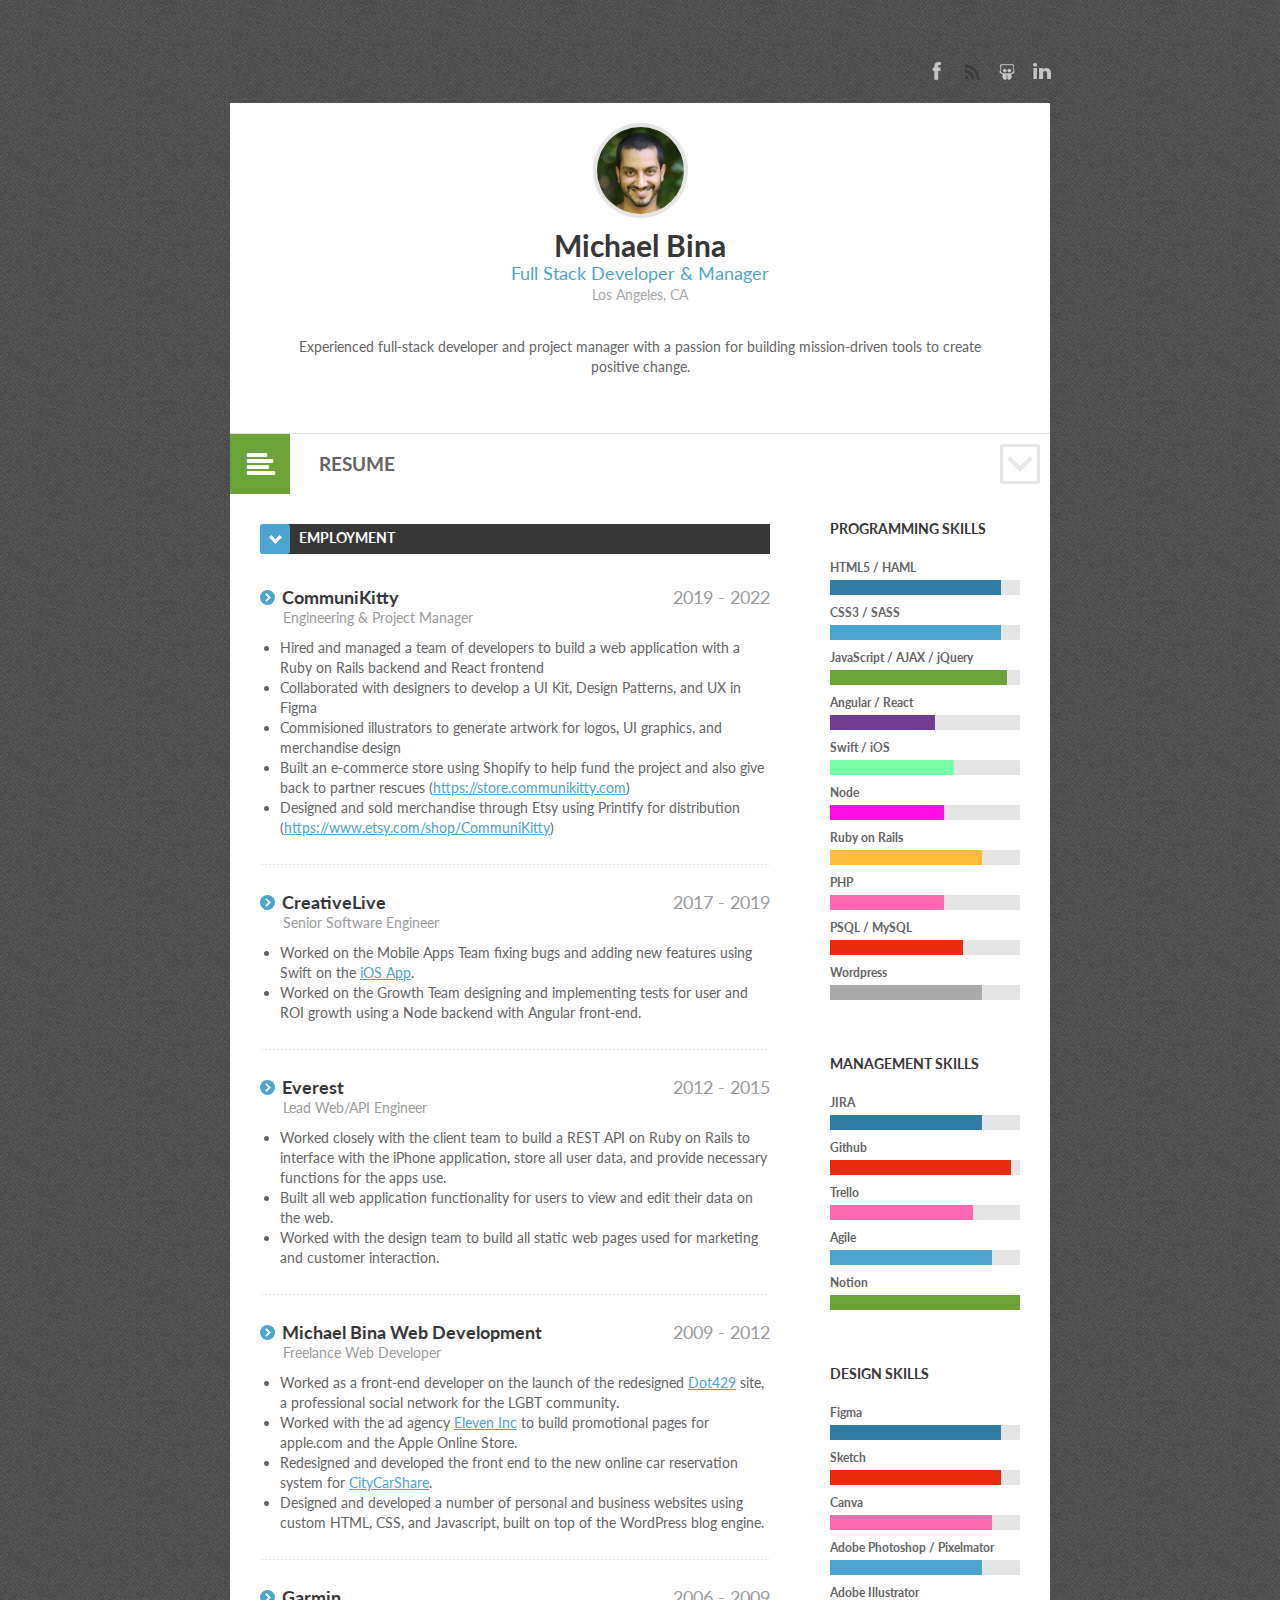
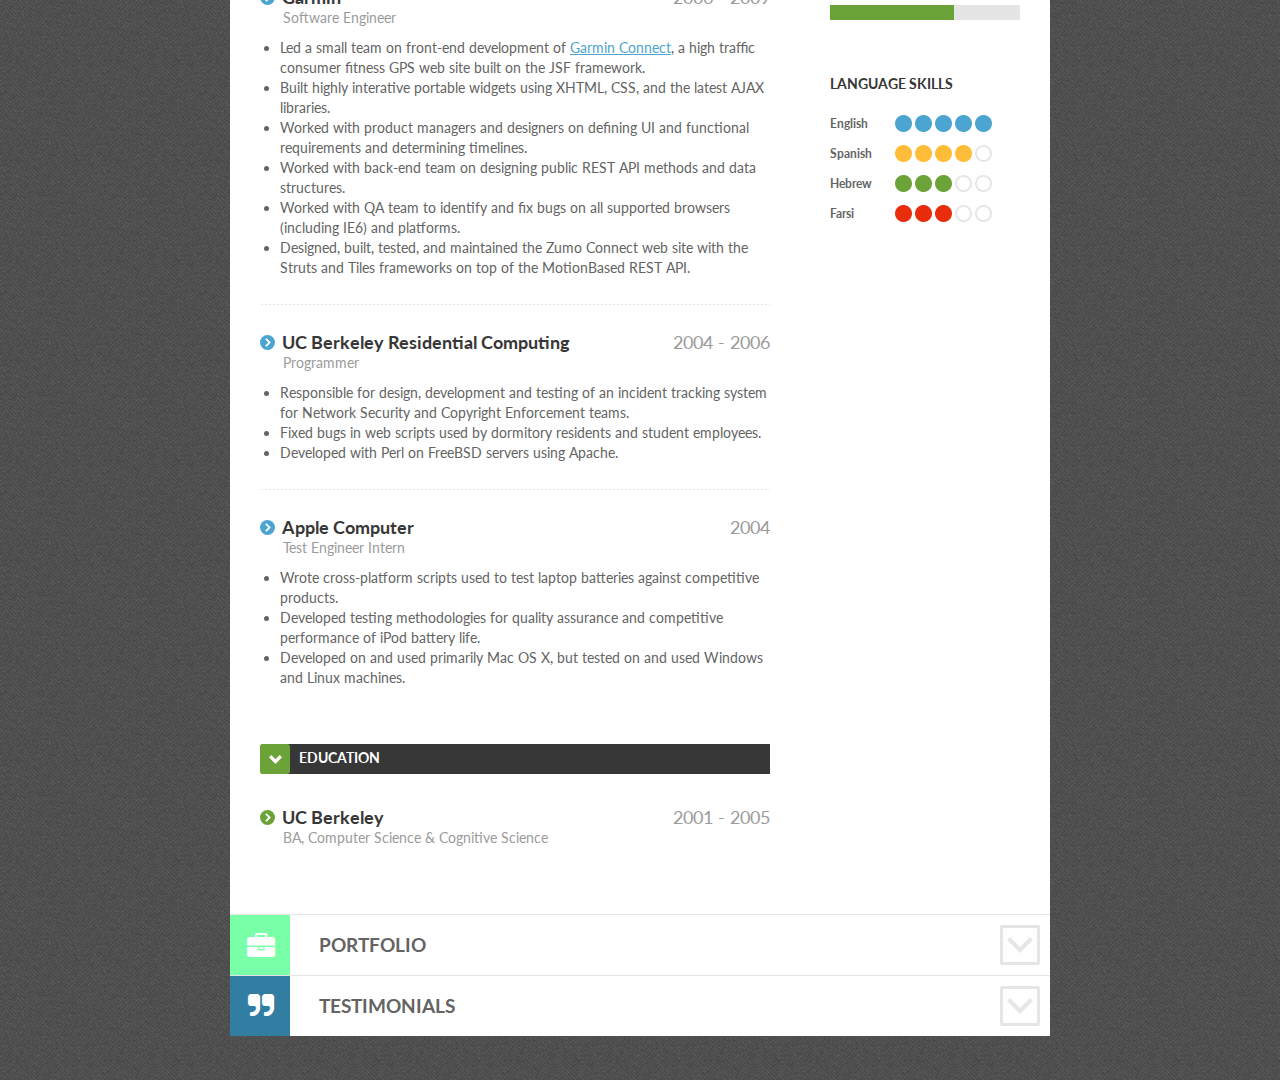
<file: index.html>
<!DOCTYPE html>
<html lang="en-US">
<head>
<meta charset="UTF-8">
<meta name="viewport" content="width=device-width, initial-scale=1, maximum-scale=1">
<title>Michael Bina - Resume</title>
<link rel="shortcut icon" type="image/x-icon" href="images_post/michael_bina_favicon.ico"/>
<link rel="stylesheet" type="text/css" media="all" href="style/style.css">
<link rel="stylesheet" type="text/css" media="all" href="style/responsive.css">
<!--[if lt IE 9]>
	<script src="js/html5.js" type="text/javascript"></script>
<![endif]-->
</head>
<body class="home blog light pattern3">
<div class="switherHead"></div>
<!--
<div class="colored">
  <div class="blue"></div>
  <div class="aqua"></div>
  <div class="green"></div>
  <div class="yellow"></div>
  <div class="red"></div>
</div>
-->
<div class="hfeed site" id="page">
  <header role="banner" class="site_header" id="header">
    <div class="social_links">
      <ul>
        <li class="fb"><a href="http://facebook.com/michaeldanielbina" target="_blank" title="Facebook">Facebook</a></li>
        <li class="ig"><a href="http://instagram.com/michaelbina" target="_blank" title="Instagram">Instagram</a></li>
        <li class="slide_share"><a href="https://github.com/michaelbina" target="_blank" title="GitHub">GitHub</a></li>
        <li class="lnkd"><a href="http://www.linkedin.com/in/michaelbina/" target="_blank" title="LinkedIn">LinkedIn</a></li>
<!--         <li class="gplus"><a href="http://google.com/+MichaelBina" target="_blank" title="Google+">Google+</a></li> -->
<!--        <li class="pin"><a href="http://www.pinterest.com/michaelbina/" target="_blank" title="Pinterest">Pinterest</a></li>-->
      </ul>
    </div>
  </header>
  <div id="main" >
    <div class="content_area" id="primary">
      <div role="main" class="site_content" id="content">
        <section class="section profile_section first odd" id="profile">
          <div class="section_header profile_section_header">
			<!--
            <h2 class="section_title profile_section_title vis"><a href="#"><span class="icon icon-user"></span><span class="section_name">Profile</span></a><span class="section_icon"></span></h2>
			-->
            <div id="profile_header">
              <div id="profile_user">
                <div id="profile_photo"><img src="images_post/michael_bina.jpg" alt="Michael Bina" height="117" width="117"/></div>
                <div id="profile_name_area">
                  <div id="profile_name">
                    <h1 id="profile_title"><span class="firstname">Michael</span> <span class="lastname">Bina</span></h1>
                    <h4 id="profile_position">Full Stack Developer & Manager</h4>
                    <h4 id="profile_location">Los Angeles, CA</h4>
                  </div>
                </div>
              </div>

              <div id="profile_data" style="display: none;">
                <div class="profile_row birth"> <span class="th">Date of birth:</span><span class="td">January 15, 1983</span> </div>
                <div class="profile_row address"> <span class="th">City:</span><span class="td">Los Angeles, CA</span> </div>
                <div class="profile_row email"> <span class="th">Email:</span><span class="td">michaelbina@icloud.com</span> </div>
                <!--
                <div class="profile_row phone"> <span class="th">Phone:</span><span class="td">(415) 894-2462</span> </div>
                -->
              </div>

            </div>
          </div>
          <div class="section_body profile_section_body">
<!--             <div class="proile_body">I am a social entrepreneuer and experienced full stack developer, working to build community based tools to bring people together and affect positive change in the world.</div>          
 -->
<!--             <div class="proile_body">I am an experienced full stack developer, well versed in a number of back-end and front-end technologies.  I have experience with, and an understanding of, all levels of development, from requirements, to design, to development, to testing, to deployment. I bring a positive attitude to all projects and consider myself very easy to work with.</div>           -->
            <div class="proile_body">Experienced full-stack developer and project manager with a passion for building mission-driven tools to create positive change.</div>          
	
		  
	  </div>
        </section>
        <div id="mainpage_accordion_area">

          <!-- RESUME -->
          <section class="section resume_section even open" id="resume">
            <div id="resume_buttons">
				<!--
				<a target="_blank" id="resume_link" href="print.html"><span class="label">Print</span><span class="icon-print icon"></span></a>
				<a target="_blank" id="resume_link_download"><span class="label">Download</span><span class="icon-download icon"></span></a>
				-->
			</div>
            <div class="section_header resume_section_header">
              <h2 class="section_title resume_section_title"><a href="#"><span class="icon icon-align-left"></span><span class="section_name">Resume</span></a><span class="section_icon"></span></h2>
            </div>
            <div class="section_body resume_section_body" style="display:block;">
              <div class="sidebar resume_sidebar">
                <aside class="widget widget_skills">
                  <h3 class="widget_title">Programming skills</h3>
                  <div class="widget_inner style_1">
                    <div class="skills_row odd first"><span class="caption">HTML5 / HAML</span><span class="progressbar"><span data-process="90%" class="progress blue"><span class="value"></span></span></span></div>
                    <div class="skills_row even"><span class="caption">CSS3 / SASS</span><span class="progressbar"><span data-process="90%" class="progress aqua"><span class="value"></span></span></span></div>
                    <div class="skills_row odd"><span class="caption">JavaScript / AJAX / jQuery</span><span class="progressbar"><span data-process="93%" class="progress green"><span class="value"></span></span></span></div>
                    <div class="skills_row even"><span class="caption">Angular / React</span><span class="progressbar"><span data-process="55%" class="progress" style="background-color: #6C3D91"><span class="value"></span></span></span></div>
                    <div class="skills_row odd"><span class="caption">Swift / iOS</span><span class="progressbar"><span data-process="65%" class="progress tan"><span class="value"></span></span></span></div>
                    <div class="skills_row even"><span class="caption">Node</span><span class="progressbar"><span data-process="60%" class="progress purple"><span class="value"></span></span></span></div>
                    <div class="skills_row odd"><span class="caption">Ruby on Rails</span><span class="progressbar"><span data-process="80%" class="progress yellow"><span class="value"></span></span></span></div>
                    <div class="skills_row even"><span class="caption">PHP</span><span class="progressbar"><span data-process="60%" class="progress pink"><span class="value"></span></span></span></div>
                    <div class="skills_row odd"><span class="caption">PSQL / MySQL</span><span class="progressbar"><span data-process="70%" class="progress red"><span class="value"></span></span></span></div>
                    <div class="skills_row even"><span class="caption">Wordpress</span><span class="progressbar"><span data-process="80%" class="progress gray"><span class="value"></span></span></span></div>
                  </div>
                </aside>

                <aside class="widget widget_skills">
                  <h3 class="widget_title">Management Skills</h3>
                  <div class="widget_inner style_1">
                    <div class="skills_row odd first"><span class="caption">JIRA</span><span class="progressbar"><span data-process="80%" class="progress blue"><span class="value"></span></span></span></div>
                    <div class="skills_row even"><span class="caption">Github</span><span class="progressbar"><span data-process="95%" class="progress red"><span class="value"></span></span></span></div>
                    <div class="skills_row odd"><span class="caption">Trello</span><span class="progressbar"><span data-process="75%" class="progress pink"><span class="value"></span></span></span></div>
                    <div class="skills_row even"><span class="caption">Agile</span><span class="progressbar"><span data-process="85%" class="progress aqua"><span class="value"></span></span></span></div>
                    <div class="skills_row odd"><span class="caption">Notion</span><span class="progressbar"><span data-process="100%" class="progress green"><span class="value"></span></span></span></div>
                </aside>		      
		      
                <aside class="widget widget_skills">
                  <h3 class="widget_title">Design Skills</h3>
                  <div class="widget_inner style_1">
                    <div class="skills_row odd first"><span class="caption">Figma</span><span class="progressbar"><span data-process="90%" class="progress blue"><span class="value"></span></span></span></div>
                    <div class="skills_row even"><span class="caption">Sketch</span><span class="progressbar"><span data-process="90%" class="progress red"><span class="value"></span></span></span></div>
                    <div class="skills_row odd"><span class="caption">Canva</span><span class="progressbar"><span data-process="85%" class="progress pink"><span class="value"></span></span></span></div>
                    <div class="skills_row even"><span class="caption">Adobe Photoshop / Pixelmator</span><span class="progressbar"><span data-process="80%" class="progress aqua"><span class="value"></span></span></span></div>
                    <div class="skills_row odd"><span class="caption">Adobe Illustrator</span><span class="progressbar"><span data-process="65%" class="progress green"><span class="value"></span></span></span></div>
                </aside>

		<aside class="widget widget_skills" >
                  <h3 class="widget_title">Language skills</h3>
                  <div class="widget_inner style_3">
                    <div class="skills_row odd first"><span class="caption">English</span><span class="progressbar"><span data-process="100%" class="progress aqua"></span></span></div>
                    <div class="skills_row odd"><span class="caption">Spanish</span><span class="progressbar"><span data-process="80%" class="progress yellow"></span></span></div>
                    <div class="skills_row even"><span class="caption">Hebrew</span><span class="progressbar"><span data-process="60%" class="progress green"></span></span></div>
                    <div class="skills_row even"><span class="caption">Farsi</span><span class="progressbar"><span data-process="60%" class="progress red"></span></span></div>
                  </div>
                </aside>
              </div>

              <div class="wrapper resume_wrapper">
                <div class="category resume_category resume_category_1 first even">
                  <div class="category_header resume_category_header">
                    <h3 class="category_title"><span class="category_title_icon aqua"></span>Employment</h3>
                  </div>
                  <div class="category_body resume_category_body">
                    
			  
                    <article class="post resume_post resume_post_1 even first">
                      <div class="post_header resume_post_header">
                        <div class="resume_period"> <span class="period_from">2019</span> - <span class="period_to">2022</span> </div>
                        <h4 class="post_title"><span class="post_title_icon aqua"></span><a href="post-text.html"><a href="https://communikitty.com" target="_none">CommuniKitty</a></h4>
                        <h5 class="post_subtitle">Engineering & Project Manager</h5>
                      </div>
                      <div class="post_body resume_post_body">
			<ul>
			  <li>Hired and managed a team of developers to build a web application with a Ruby on Rails backend and React frontend</li>
			  <li>Collaborated with designers to develop a UI Kit, Design Patterns, and UX in Figma</li>
			  <li>Commisioned illustrators to generate artwork for logos, UI graphics, and merchandise design</li>
			  <li>Built an e-commerce store using Shopify to help fund the project and also give back to partner rescues (<a href="https://store.communikitty.com" target="_new">https://store.communikitty.com</a>)</li>
			  <li>Designed and sold merchandise through Etsy using Printify for distribution (<a href="https://www.etsy.com/shop/CommuniKitty" target="_new">https://www.etsy.com/shop/CommuniKitty</a>)</li>
			</ul>
                      </div>
                    </article>			  
                    
                    <article class="post resume_post resume_post_1 even">
                      <div class="post_header resume_post_header">
                        <div class="resume_period"> <span class="period_from">2017</span> - <span class="period_to">2019</span> </div>
                        <h4 class="post_title"><span class="post_title_icon aqua"></span><a href="post-text.html"><a href="https://www.creativelive.com" target="_none">CreativeLive</a></h4>
                        <h5 class="post_subtitle">Senior Software Engineer</h5>
                      </div>
                      <div class="post_body resume_post_body">
                        <ul>
                          <li>Worked on the Mobile Apps Team fixing bugs and adding new features using Swift on the <a href="https://itunes.apple.com/us/app/creativelive-online-classes/id909481314?mt=8" target="_new">iOS App</a>.</li>
                          <li>Worked on the Growth Team designing and implementing tests for user and ROI growth using a Node backend with Angular front-end.</li>
                        </ul>
                      </div>
                    </article>
                  	
                    <article class="post resume_post resume_post_1 even">
                      <div class="post_header resume_post_header">
                        <div class="resume_period"> <span class="period_from">2012</span> - <span class="period_to">2015</span> </div>
                        <h4 class="post_title"><span class="post_title_icon aqua"></span><a href="post-text.html"><a href="http://www.everest.com" target="_none">Everest</a></h4>
                        <h5 class="post_subtitle">Lead Web/API Engineer</h5>
                      </div>
                      <div class="post_body resume_post_body">
			<ul>
				<li>Worked closely with the client team to build a REST API on Ruby on Rails to interface with the iPhone application, store all user data, and provide necessary functions for the apps use.</li>
				<li>Built all web application functionality for users to view and edit their data on the web.</li>
				<li>Worked with the design team to build all static web pages used for marketing and customer interaction.</li>
			</ul>
                      </div>
                    </article>

                    <article class="post resume_post resume_post_2 odd">
                      <div class="post_header resume_post_header">
                        <div class="resume_period"> <span class="period_from">2009</span> - <span class="period_to">2012</span> </div>
                        <h4 class="post_title"><span class="post_title_icon aqua"></span>Michael Bina Web Development</h4>
                        <h5 class="post_subtitle">Freelance Web Developer</h5>
                      </div>
                      <div class="post_body resume_post_body">
						<ul>
							<li>Worked as a front-end developer on the launch of the redesigned <a href="http://dot429.com" target="_blank">Dot429</a> site, a professional social network for the LGBT community.</li>
							<li>Worked with the ad agency <a href="http://eleveninc.com" target="_blank">Eleven Inc</a> to build promotional pages for apple.com and the Apple Online Store.</li>
							<li>Redesigned and developed the front end to the new online car reservation system for <a href="https://www.citycarshare.org/" target="_none">CityCarShare</a>.</li>
							<li>Designed and developed a number of personal and business websites using custom HTML, CSS, and Javascript, built on top of the WordPress blog engine.</li>
						</ul>
                      </div>
                    </article>

                    <article class="post resume_post resume_post_3 even">
                      <div class="post_header resume_post_header">
                        <div class="resume_period"> <span class="period_from">2006</span> - <span class="period_to">2009</span> </div>
                        <h4 class="post_title"><span class="post_title_icon aqua"></span><a href="post-text.html"><a href="http://www.garmin.com" target="_none">Garmin</a></h4>
                        <h5 class="post_subtitle">Software Engineer</h5>
                      </div>
                      <div class="post_body resume_post_body">
						<ul>
							<li>Led a small team on front-end development of <a href="http://connect.garmin.com" target="_blank">Garmin Connect</a>, a high traffic consumer fitness GPS web site built on the JSF framework.</li>
							<li>Built highly interative portable widgets using XHTML, CSS, and the latest AJAX libraries.</li>
							<li>Worked with product managers and designers on defining UI and functional requirements and determining timelines.</li>
							<li>Worked with back-end team on designing public REST API methods and data structures.</li>
							<li>Worked with QA team to identify and fix bugs on all supported browsers (including IE6) and platforms.</li>
							<li>Designed, built, tested, and maintained the Zumo Connect web site with the Struts and Tiles frameworks on top of the MotionBased REST API.</li>
						</ul>
                      </div>
                    </article>


                    <article class="post resume_post resume_post_4 odd">
                      <div class="post_header resume_post_header">
                        <div class="resume_period"> <span class="period_from">2004</span> - <span class="period_to">2006</span> </div>
                        <h4 class="post_title"><span class="post_title_icon aqua"></span><a href="https://www.rescomp.berkeley.edu" target="_blank">UC Berkeley Residential Computing</a></h4>
                        <h5 class="post_subtitle">Programmer</h5>
                      </div>
                      <div class="post_body resume_post_body">
						<ul>
							<li>Responsible for design, development and testing of an incident tracking system for Network Security and Copyright Enforcement teams.</li>
							<li>Fixed bugs in web scripts used by dormitory residents and student employees.</li>
							<li>Developed with Perl on FreeBSD servers using Apache.</li>
						</ul>
                      </div>
                    </article>

                    <article class="post resume_post resume_post_5 even">
                      <div class="post_header resume_post_header">
                        <div class="resume_period"> <span class="period_from">2004</span></div>
                        <h4 class="post_title"><span class="post_title_icon aqua"></span><a href="http://www.apple.com" target="_blank">Apple Computer</a></h4>
                        <h5 class="post_subtitle">Test Engineer Intern</h5>
                      </div>
                      <div class="post_body resume_post_body">
						<ul>
							<li>Wrote cross-platform scripts used to test laptop batteries against competitive products.</li>
							<li>Developed testing methodologies for quality assurance and competitive performance of iPod battery life.</li>
							<li>Developed on and used primarily Mac OS X, but tested on and used Windows and Linux machines.</li>
						</ul>
                      </div>
                    </article>
                  </div>
                  <!-- .category_body -->
                </div>
                <!-- .category -->
                <div class="category resume_category resume_category_2 odd">
                  <div class="category_header resume_category_header">
                    <h3 class="category_title"><span class="category_title_icon green"></span>Education</h3>
                  </div>
                  <div class="category_body resume_category_body">
                    <article class="post resume_post resume_post_1 first even">
                      <div class="post_header resume_post_header">
                        <div class="resume_period"> <span class="period_from">2001</span> - <span class="period_to">2005</span> </div>
                        <h4 class="post_title"><span class="post_title_icon green"></span><a href="post-text.html">UC Berkeley</a></h4>
                        <h5 class="post_subtitle">BA, Computer Science &amp; Cognitive Science</h5>
                      </div>
<!--
                      <div class="post_body resume_post_body">
                        <p>Lorem ipsum dolor sit amet, consectetur adipisicing elit, sed do eiusmod tempor incididunt ut labore et dolore magna aliqua. Ut enim ad minim veniam, quis nostrud exercitation ullamco laboris nisi ut aliquip ex ea commodo consequat.</p>
                      </div>
-->
                    </article>
                  </div>
                  <!-- /category_body -->
                </div>
                <!-- /category -->
              </div>
              <!-- /wrapper -->
            </div>
            <!-- /section_body -->
          </section>
          <!-- /RESUME-->

          <!-- PORTFOLIO -->

          <section class="section portfolio_section odd" id="portfolio">
            <div class="section_header portfolio_section_header">
              <h2 class="section_title portfolio_section_title"><a href="#"><span class="icon icon-briefcase"></span><span class="section_name">Portfolio</span></a><span class="section_icon"></span></h2>
            </div>
            <div class="section_body portfolio_section_body">
              <div class="portfolio_wrapper">
              <!--
                <ul id="portfolio_iso_filters">
                  <li><a class="current" data-filter="*" href="#">All</a></li>
                  <li><a data-filter=".category_4" href="#">Web</a></li>
                  <li><a data-filter=".category_6" href="#">Photo</a></li>
                  <li><a data-filter=".category_5" href="#">Graphics</a></li>
                </ul>
              -->
                <div class="portfolio_items isotope" style="position: relative; overflow: hidden; height: 352px;">
                  <article class="post portfolio_post portfolio_post_1 first even">
                    <div class="post_pic portfolio_post_pic">
                      <a class="w_hover img-link img-wrap" href="images_post/creativelive.jpg" title="Technologies Used: Node, Angular.  My Role: Growth Engineer, iOS Engineer." rel="prettyPhoto" >
                        <span class="overlay"></span>
                        <span class="link-icon"></span>
                        <img src="images_post/creativelive.jpg" alt="CreativeLive" />
                      </a>
                    </div>
                    <h4 class="post_title"><a href="http://www.creativelive.com/">CreativeLive</a></h4>
                    <h5 class="post_subtitle">
                      <span class="label">Role:</span> Growth Engineer & iOS Engineer<br/>
                      <span class="label">Technologies:</span> Node, Angular
                    </h5>
                  </article>
			
		  <article class="post portfolio_post portfolio_post_2 odd">
                    <div class="post_pic portfolio_post_pic">
                      <a class="w_hover img-link img-wrap" href="images_post/everest.jpg" title="Technologies Used: Ruby on Rails.  My Role: Lead Web/API Engineer." rel="prettyPhoto" >
                        <span class="overlay"></span>
                        <span class="link-icon"></span>
                        <img src="images_post/everest.jpg" alt="Everest" />
                      </a>
                    </div>
                    <h4 class="post_title">Everest</h4>
                    <h5 class="post_subtitle">
                      <span class="label">Role:</span> Lead API/Web Engineer<br/>
                      <span class="label">Technologies:</span> Ruby on Rails
                    </h5>
                  </article>

                  <article class="post portfolio_post portfolio_post_3 even">
                    <div class="post_pic portfolio_post_pic">
                      <a class="w_hover img-link img-wrap" href="images_post/dot429.jpg" title="Technologies Used: Ruby on Rails.  My Role: Front End Development." rel="prettyPhoto" >
                        <span class="overlay"></span>
                        <span class="link-icon"></span>
                        <img src="images_post/dot429.jpg" alt="Dot429" />
                      </a>
                    </div>
                    <h4 class="post_title"><a href="http://dot429.com/">Dot429</a></h4>
                    <h5 class="post_subtitle">
                      <span class="label">Role:</span> Front End Development<br/>
                      <span class="label">Technologies:</span> Ruby on Rails
                    </h5>
                  </article>

                  <article class="post portfolio_post portfolio_post_4 odd">
                    <div class="post_pic portfolio_post_pic">
                      <a class="w_hover img-link img-wrap" href="images_post/ccs.jpg" title="Technologies Used: Struts, JSP.  My Role: UX Design, Front End Development." rel="prettyPhoto" >
                        <span class="overlay"></span>
                        <span class="link-icon"></span>
                        <img src="images_post/ccs.jpg" alt="CityCarShare" />
                      </a>
                    </div>
                    <h4 class="post_title"><a href="http://www.citycarshare.org/">CityCarShare</a></h4>
                    <h5 class="post_subtitle">
                      <span class="label">Role:</span> UX, Front End Development<br/>
                      <span class="label">Technologies:</span> Struts, JSP
                    </h5>
                  </article>

                  <article class="post portfolio_post portfolio_post_5 even">
                    <div class="post_pic portfolio_post_pic">
                      <a class="w_hover img-link img-wrap" href="images_post/eleven_inc.jpg" title="Technologies Used: HTML, CSS.  My Role: Front End Development." rel="prettyPhoto" >
                        <span class="overlay"></span>
                        <span class="link-icon"></span>
                        <img src="images_post/eleven_inc.jpg" alt="Apple via Eleven Inc" />
                      </a>
                    </div>
                    <h4 class="post_title"><a href="http://store.apple.com/">Apple</a> <a href="http://eleveninc.com/">via Eleven Inc</a></h4>
                    <h5 class="post_subtitle">
                      <span class="label">Role:</span> Front End Development<br/>
                      <span class="label">Technologies:</span> HTML, CSS
                    </h5>
                  </article>

                  <article class="post portfolio_post portfolio_post_6 odd">
                    <div class="post_pic portfolio_post_pic">
                      <a class="w_hover img-link img-wrap" href="images_post/garmin_connect.jpg" title="Technologies Used: J2EE, JSP, ExtJS.  My Role: Lead Front End Development." rel="prettyPhoto" >
                        <span class="overlay"></span>
                        <span class="link-icon"></span>
                        <img src="images_post/garmin_connect.jpg" alt="Garmin Connect" />
                      </a>
                    </div>
                    <h4 class="post_title"><a href="http://connect.garmin.com/">Garmin Connect</a></h4>
                    <h5 class="post_subtitle">
                      <span class="label">Role:</span> Lead Front End Development<br/>
                      <span class="label">Technologies:</span> J2EE, JSP, ExtJS
                    </h5>
                  </article>

                </div>

              <!--
                <div class="portfolio_iso_pages">
                  <ul id="portfolio_iso_pages">
                  </ul>
                  <div id="portfolio_iso_pages_2"> Page <span id="portfolio_iso_pages_current">1</span> of <span id="portfolio_iso_pages_total"></span> </div>
                </div>
              -->
              </div>
            </div>
          </section>
          <!-- /PORTFOLIO -->
          <section id="testi" class="section testi_section even">
            <div class="section_header testi_section_header">
              <h2 class="section_title testi_section_title"><a href="#"><span class="icon icon-quote-right"></span><span class="section_name">Testimonials</span></a><span class="section_icon"></span></h2>
            </div>
            <div class="section_body testi_section_body">
              <div class="wrapper testi_wrapper">
                <article class="post testi_post testi_post_1 first even">
                  <div class="post_header testi_post_header">
                    <h4 class="post_title"><span class="post_title_icon" style="background-color:#000;"></span>Katherine Krug</h4>
                    <h5 class="post_subtitle">Former COO @ <a href="http://www.everest.com" target="_new">Everest</a></h5>
                  </div>
                  <div class="post_body testi_post_body">
                    <div class="post_content">
                      <span class="icon-quote-left"></span>Michael is an incredibly dedicated, hard working and passionate engineer. He was Everest's first web hire and though his expertise was in front-end development, he quickly bit off the challenge of tackling our backend too. Michael is resourceful, positive and works as long and hard as is necessary to ship a great product. As a person, Michael is a truly caring, kind and loyal friend.
                    </div>
                  </div>
                </article>

                <article class="post testi_post testi_post_2 odd">
                  <div class="post_header testi_post_header">
                    <h4 class="post_title"><span class="post_title_icon" style="background-color:#000;"></span>Drew Moxon</h4>
                    <h5 class="post_subtitle">Product Manager @ <a href="http://www.everest.com" target="_new">Everest</a></h5>
                  </div>
                  <div class="post_body testi_post_body">
                    <div class="post_content">
                      <span class="icon-quote-left"></span>Michael approaches engineering challenges with a positive attitude, high energy, and an ability to adapt quickly. At Everest, he was constantly entrusted with building sublime user experiences within technical or temporal constraints, and his thoughtful and collaborative approach to problem solving helped define the core of our client-server architecture. He knows a lot, and what he doesn’t know, he learns easily and is able to apply: hopping into new frameworks, trying his hand at dev ops, or asking directed questions about designs. On top of that, he has a big heart and infectious essence that make him a good friend and amiable partner on any team.
                    </div>
                  </div>
                </article>

                <article class="post testi_post testi_post_2 odd">
                  <div class="post_header testi_post_header">
                    <h4 class="post_title"><span class="post_title_icon" style="background-color:#000;"></span>Kristen Hazard</h4>
                    <h5 class="post_subtitle">Founder, Developer @ <a href="http://www.suntouchersoftware.com/" target="_new">Suntoucher Software</a></h5>
                  </div>
                  <div class="post_body testi_post_body">
                    <div class="post_content">
                      <span class="icon-quote-left"></span>Michael and I worked together on the implementation the <a href="http://www.dot429.com" target="_new">dot429.com</a> site on Ruby on Rails. He was a front end developer and if you go to that site you can see his chops in action. The site looks great due to his ability to code it so that it looks like the designer designed it. He learned Rails quickly and contributed a great deal to the launch of the site. I enjoyed working with Michael and would definitely work with him again
                    </div>
                  </div>
                </article>

                <article class="post testi_post testi_post_2 odd">
                  <div class="post_header testi_post_header">
                    <h4 class="post_title"><span class="post_title_icon" style="background-color:#000;"></span>Diana Chow</h4>
                    <h5 class="post_subtitle">Software Engineer @ <a href="http://www.twitter.com/" target="_new">Twitter</a></h5>
                  </div>
                  <div class="post_body testi_post_body">
                    <div class="post_content">
                      <span class="icon-quote-left"></span>Michael is extremely bright and would be a great asset to any team. He has extensive knowledge on the tools and languages he works with, and keeps up with the latest and greatest technologies. He's also keen on both the higher-level design and lower-level code decisions involved in a product, and communicates well to everyone on the team. His code is well-organized and self-describing which makes life easier for everyone else too. He's also incredibly fun to work with and brings lots of enthusiasm and good humor to the office. Basically, any team would be lucky to have him.
                    </div>
                  </div>
                </article>

              </div>

              <div class="see-more">
                See more testimonals by <a href="www.linkedin.com/in/michaelbina/" target="_new">connecting on LinkedIn</a>.
              </div>

            </div>
          </section>

          <!-- CONTACT
          <section class="section contact_section even open" id="contact">
            <div class="section_header contact_section_header">
              <h2 class="section_title contact_section_title"><a href="#"><span class="icon icon-envelope-alt"></span><span class="section_name">Contact</span></a><span class="section_icon"></span></h2>
            </div>
            <div class="section_body contact_section_body">
              <div id="googlemap_data">
                <div id="sc_googlemap" style="width:100%;height:294px;" class="sc_googlemap"></div>
                <div class="add_info">
                  <div class="profile_row header "> Contact info </div>
                  <div class="profile_row address"> <span class="th">Address</span><span class="td"></span> </div>
                  <div class="profile_row phone"> <span class="th">Phone</span><span class="td"></span> </div>
                  <div class="profile_row email"> <span class="th">Email</span><span class="td"></span> </div>
                  <div class="profile_row website"> <span class="th">Website</span><span class="td"></span> </div>
                </div>
              </div>

              <div class="sidebar contact_sidebar">
                <aside class="widget widget_qrcode_vcard" id="qrcode-vcard-widget-2">
                  <h3 class="widget_title">VCARD</h3>
                  <div class="widget_inner">
                    <div class="qrcode"></div>
                  </div>
                </aside>
              </div>

              <div class="contact_form">
                <div class="contact_form_data">
                  <div class="sc_contact_form">
                    <h3 class="title">Contact me</h3>
                    <form action="include/sendmail.php" method="post">
                      <div class="field">
                        <label class="required" for="sc_contact_form_username">Name</label>
                        <input type="text" name="username" id="sc_contact_form_username" />
                      </div>
                      <div class="field">
                        <label class="required" for="sc_contact_form_email">Email</label>
                        <input type="text" name="email" id="sc_contact_form_email" />
                      </div>
                      <div class="field message">
                        <label class="required" for="sc_contact_form_message">Your Message</label>
                        <textarea name="message" id="sc_contact_form_message"></textarea>
                      </div>
                      <div class="button"> <a class="enter" href="#"><span>Submit</span></a> </div>
                    </form>
                    <div class="result sc_infobox"></div>
                  </div>
                </div>
              </div>
            </div>
          </section>
   	  -->
	<!-- /CONTACT -->
        </div>
        <!-- #mainpage_accordion_area -->
      </div>
      <!-- #content -->
    </div>
    <!-- #primary -->
  </div>
  <!-- #main -->

  <footer role="contentinfo" class="site_footer" id="footer">
<!--
    <div class="footer_copyright"> ThemeREX &copy; 2013 All Rights Reserved </div>
-->
  </footer>
</div>
<!-- #page -->

<!-- connect js -->
<script type="text/javascript" src="js/jquery.min.js"></script>
<script type="text/javascript" src="js/jquery.tools.custom.js"></script>
<script type="text/javascript" src="js/jquery.flexslider.min.js"></script>
<script type="text/javascript" src="js/jquery.prettyPhoto.js"></script>
<script type="text/javascript" src="js/jquery.isotope.min.js"></script>
<script type="text/javascript" src="js/jquery.cookie.js"></script>
<script type="text/javascript" src="js/mediaelement.min.js"></script>
<script type="text/javascript" src="js/jquery.qrcode-0.6.0.min.js"></script>
<script type="text/javascript" src="js/googlemap_init.js"></script>
<script type="text/javascript" src="js/jquery.easing.js"></script>
<script type="text/javascript" src="js/jquery.reject.js"></script>
<script type="text/javascript" src="http://maps.google.com/maps/api/js?sensor=false"></script>
<script type="text/javascript" src="js/utils.js"></script>
<script type="text/javascript" src="js/lib.js"></script>
</body>
</html>
</file>
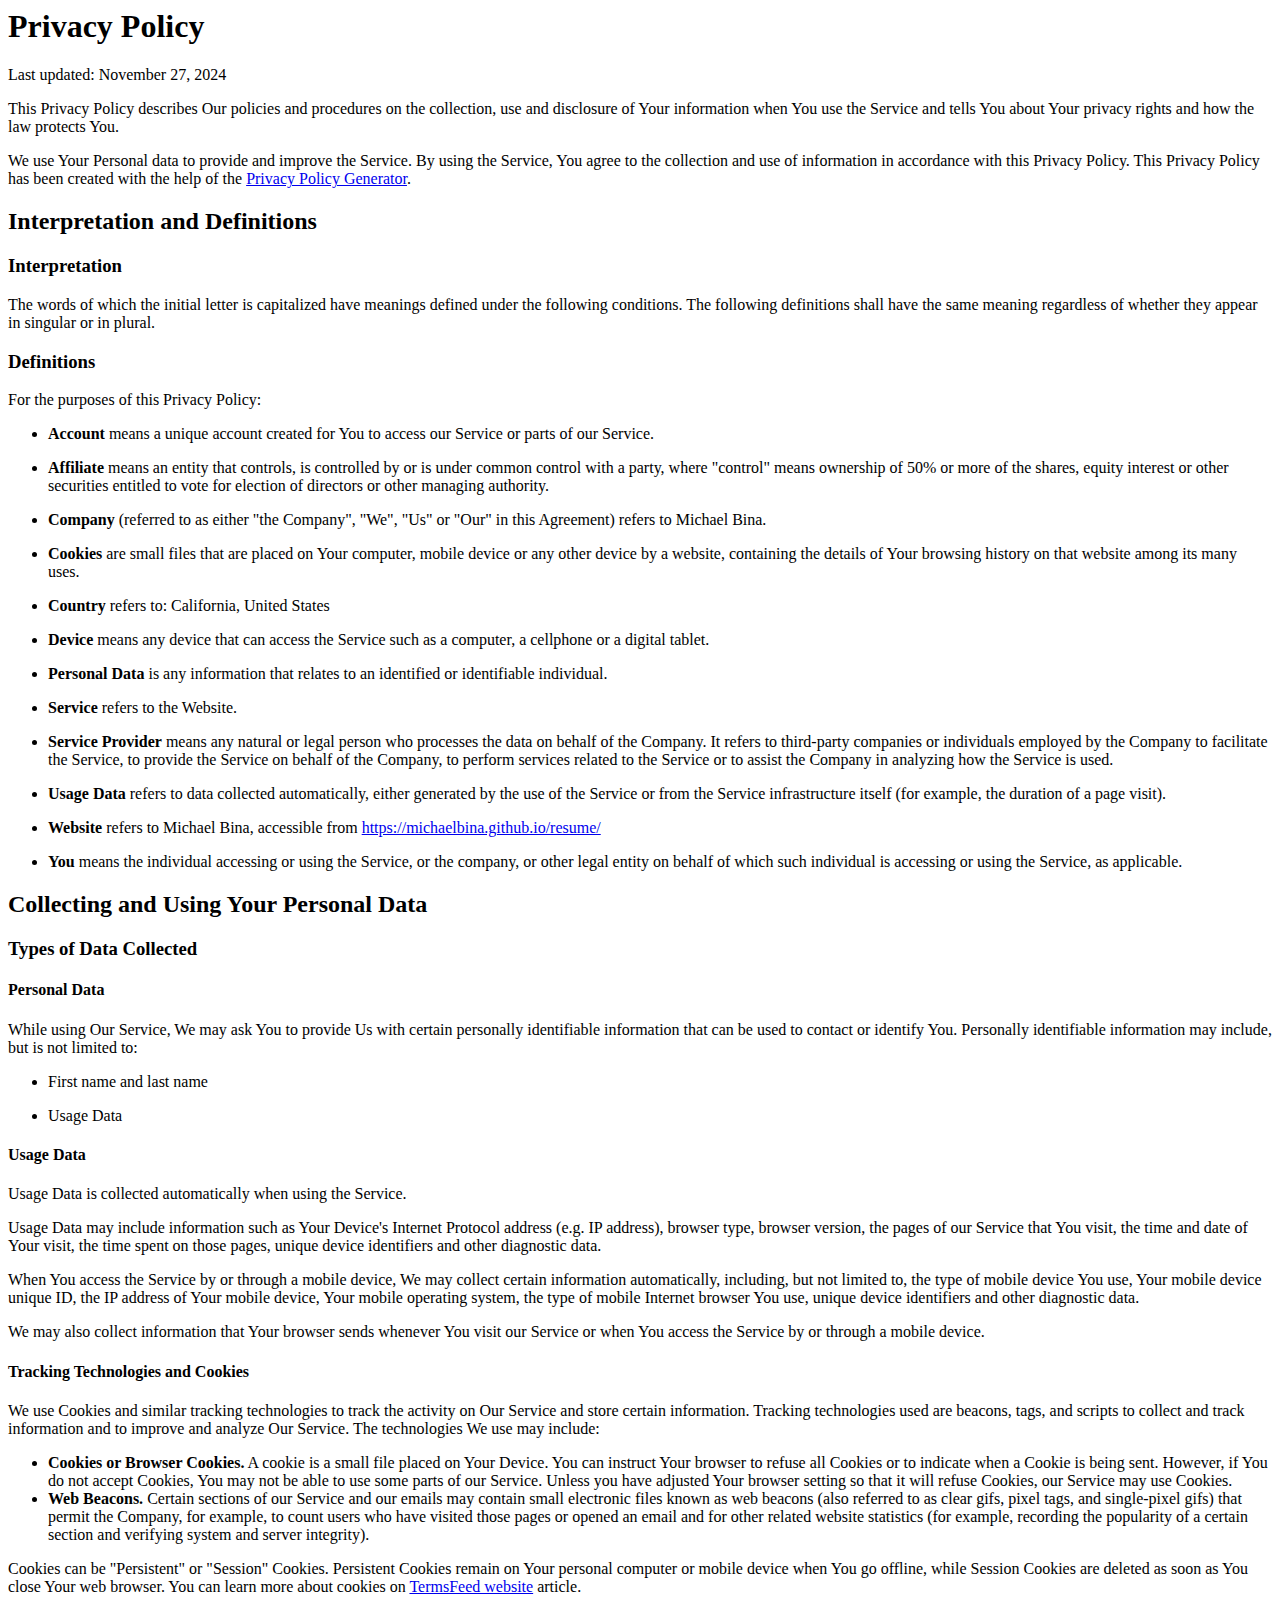
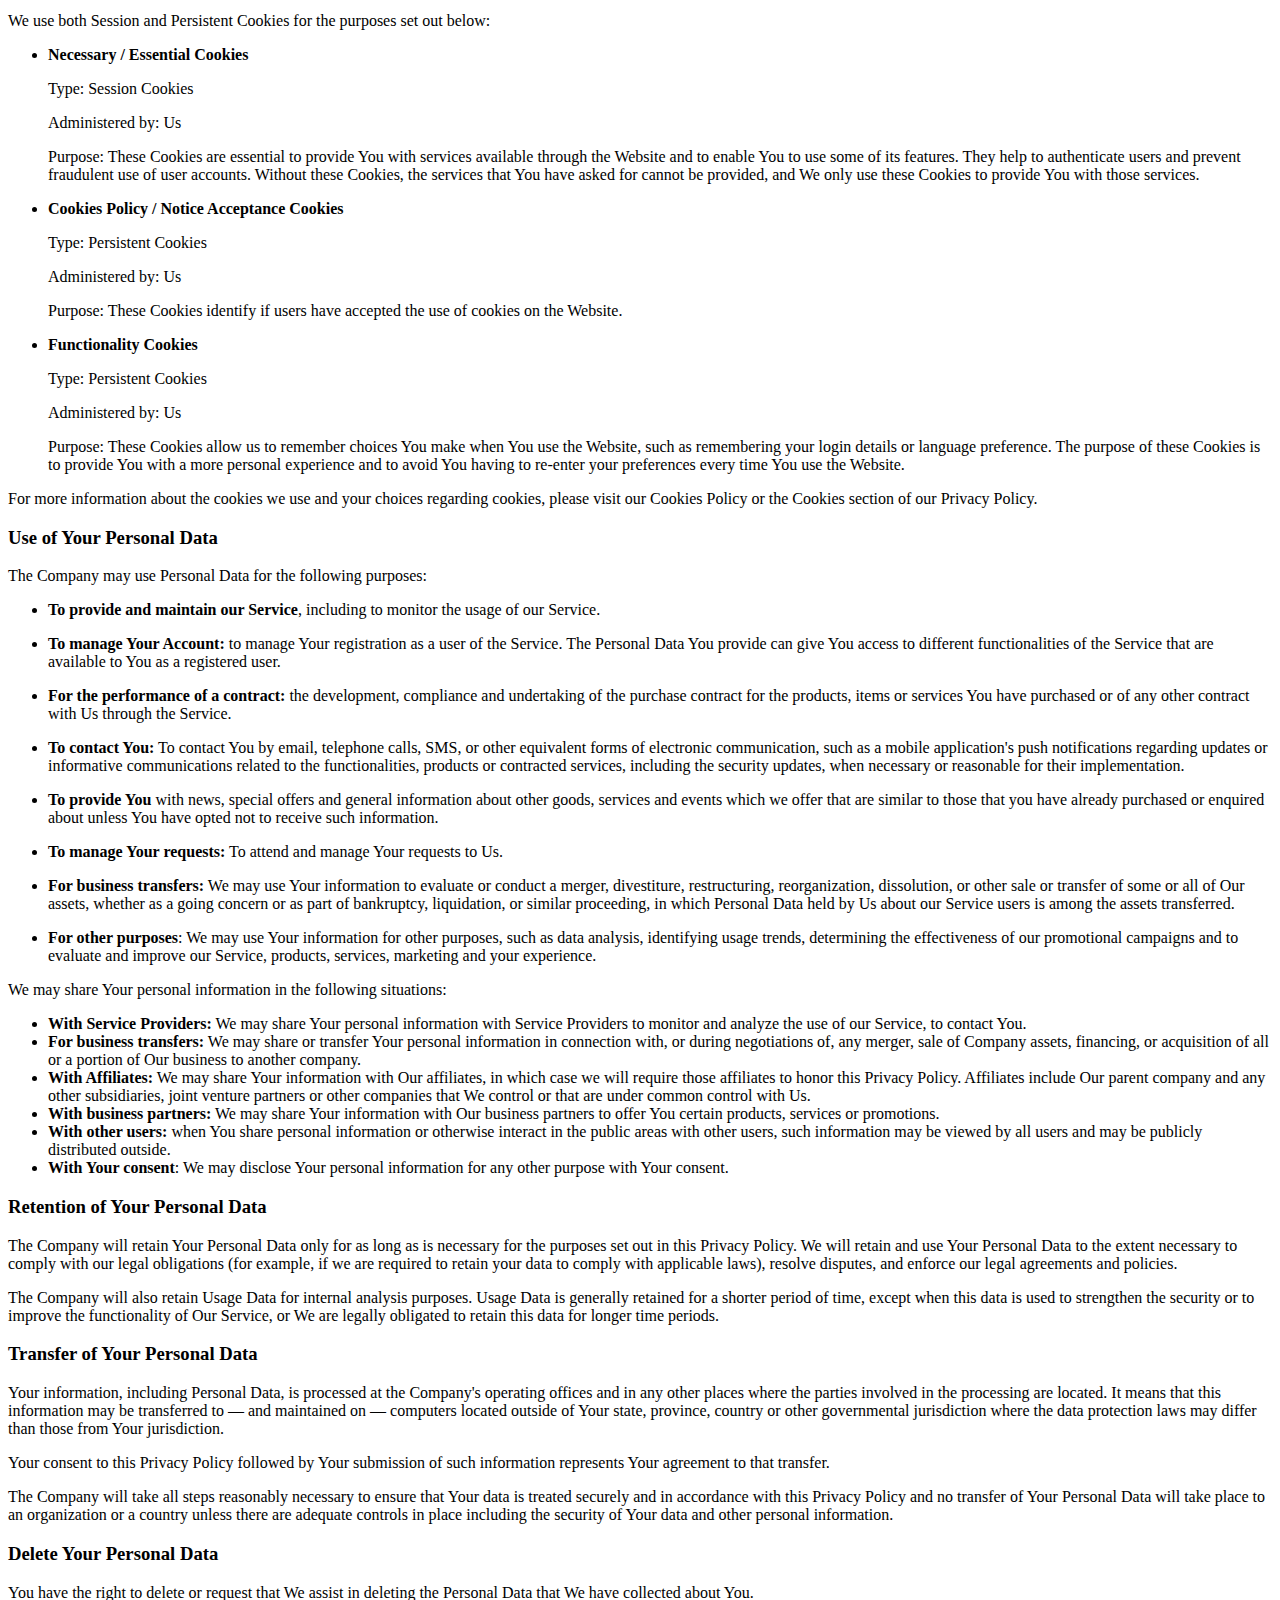
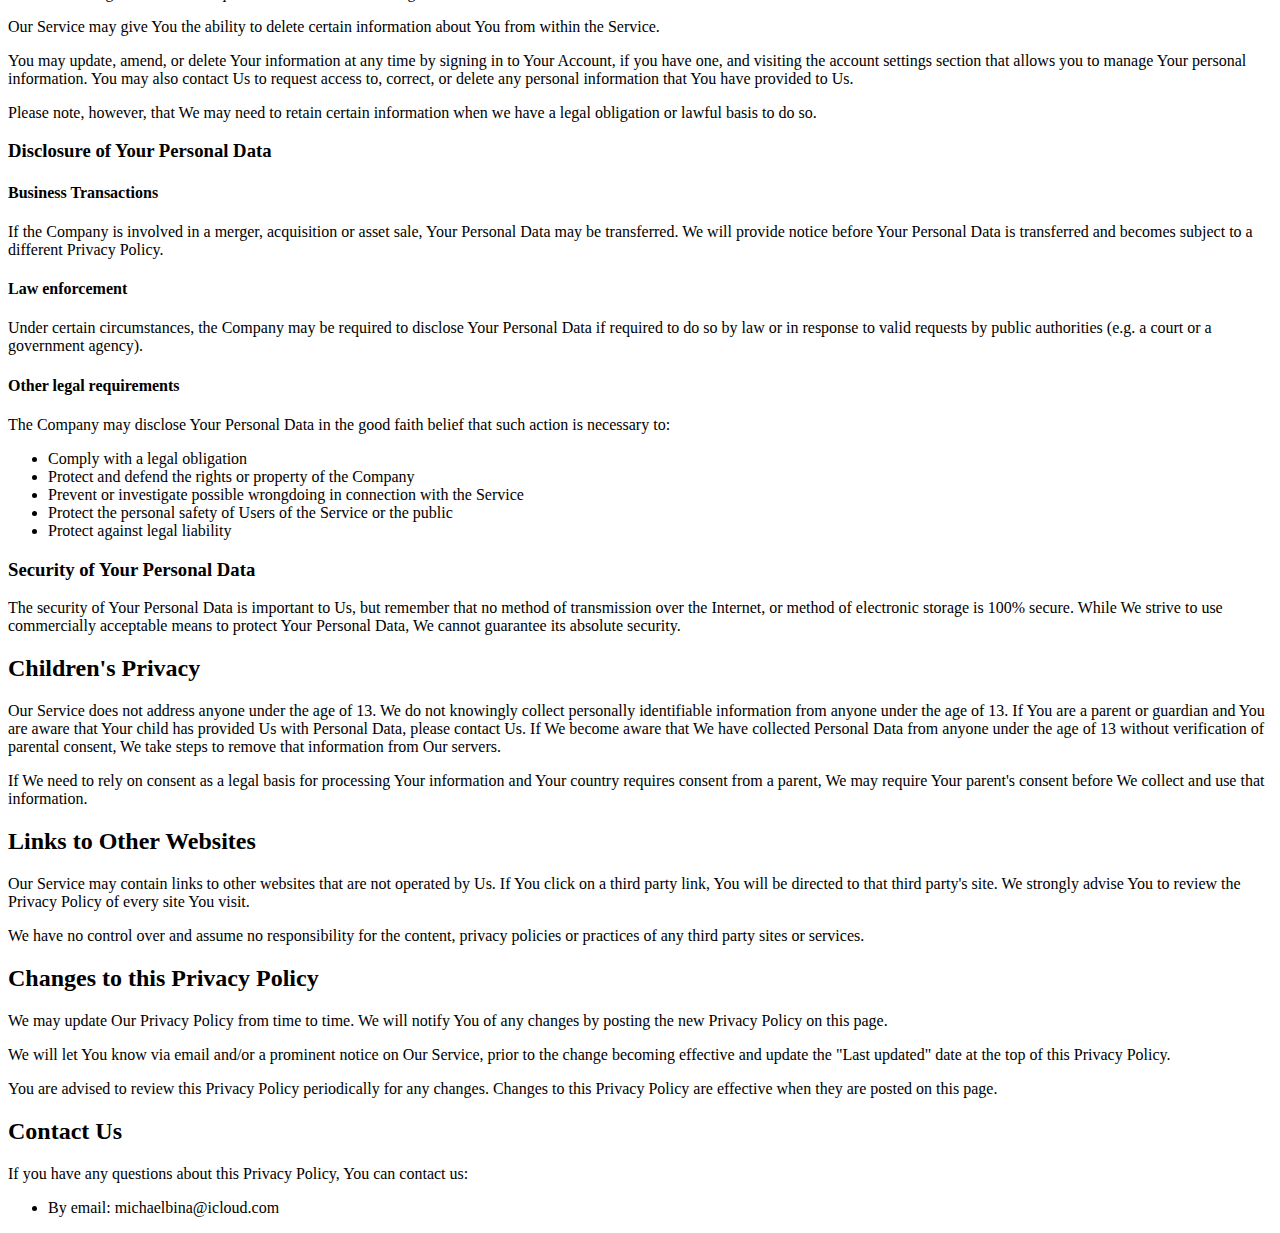
<file: privacy.html>
<html>
  <body>

<h1>Privacy Policy</h1>
<p>Last updated: November 27, 2024</p>
<p>This Privacy Policy describes Our policies and procedures on the collection, use and disclosure of Your information when You use the Service and tells You about Your privacy rights and how the law protects You.</p>
<p>We use Your Personal data to provide and improve the Service. By using the Service, You agree to the collection and use of information in accordance with this Privacy Policy. This Privacy Policy has been created with the help of the <a href="https://www.termsfeed.com/privacy-policy-generator/" target="_blank">Privacy Policy Generator</a>.</p>
<h2>Interpretation and Definitions</h2>
<h3>Interpretation</h3>
<p>The words of which the initial letter is capitalized have meanings defined under the following conditions. The following definitions shall have the same meaning regardless of whether they appear in singular or in plural.</p>
<h3>Definitions</h3>
<p>For the purposes of this Privacy Policy:</p>
<ul>
<li>
<p><strong>Account</strong> means a unique account created for You to access our Service or parts of our Service.</p>
</li>
<li>
<p><strong>Affiliate</strong> means an entity that controls, is controlled by or is under common control with a party, where &quot;control&quot; means ownership of 50% or more of the shares, equity interest or other securities entitled to vote for election of directors or other managing authority.</p>
</li>
<li>
<p><strong>Company</strong> (referred to as either &quot;the Company&quot;, &quot;We&quot;, &quot;Us&quot; or &quot;Our&quot; in this Agreement) refers to Michael Bina.</p>
</li>
<li>
<p><strong>Cookies</strong> are small files that are placed on Your computer, mobile device or any other device by a website, containing the details of Your browsing history on that website among its many uses.</p>
</li>
<li>
<p><strong>Country</strong> refers to: California,  United States</p>
</li>
<li>
<p><strong>Device</strong> means any device that can access the Service such as a computer, a cellphone or a digital tablet.</p>
</li>
<li>
<p><strong>Personal Data</strong> is any information that relates to an identified or identifiable individual.</p>
</li>
<li>
<p><strong>Service</strong> refers to the Website.</p>
</li>
<li>
<p><strong>Service Provider</strong> means any natural or legal person who processes the data on behalf of the Company. It refers to third-party companies or individuals employed by the Company to facilitate the Service, to provide the Service on behalf of the Company, to perform services related to the Service or to assist the Company in analyzing how the Service is used.</p>
</li>
<li>
<p><strong>Usage Data</strong> refers to data collected automatically, either generated by the use of the Service or from the Service infrastructure itself (for example, the duration of a page visit).</p>
</li>
<li>
<p><strong>Website</strong> refers to Michael Bina, accessible from <a href="https://michaelbina.github.io/resume/" rel="external nofollow noopener" target="_blank">https://michaelbina.github.io/resume/</a></p>
</li>
<li>
<p><strong>You</strong> means the individual accessing or using the Service, or the company, or other legal entity on behalf of which such individual is accessing or using the Service, as applicable.</p>
</li>
</ul>
<h2>Collecting and Using Your Personal Data</h2>
<h3>Types of Data Collected</h3>
<h4>Personal Data</h4>
<p>While using Our Service, We may ask You to provide Us with certain personally identifiable information that can be used to contact or identify You. Personally identifiable information may include, but is not limited to:</p>
<ul>
<li>
<p>First name and last name</p>
</li>
<li>
<p>Usage Data</p>
</li>
</ul>
<h4>Usage Data</h4>
<p>Usage Data is collected automatically when using the Service.</p>
<p>Usage Data may include information such as Your Device's Internet Protocol address (e.g. IP address), browser type, browser version, the pages of our Service that You visit, the time and date of Your visit, the time spent on those pages, unique device identifiers and other diagnostic data.</p>
<p>When You access the Service by or through a mobile device, We may collect certain information automatically, including, but not limited to, the type of mobile device You use, Your mobile device unique ID, the IP address of Your mobile device, Your mobile operating system, the type of mobile Internet browser You use, unique device identifiers and other diagnostic data.</p>
<p>We may also collect information that Your browser sends whenever You visit our Service or when You access the Service by or through a mobile device.</p>
<h4>Tracking Technologies and Cookies</h4>
<p>We use Cookies and similar tracking technologies to track the activity on Our Service and store certain information. Tracking technologies used are beacons, tags, and scripts to collect and track information and to improve and analyze Our Service. The technologies We use may include:</p>
<ul>
<li><strong>Cookies or Browser Cookies.</strong> A cookie is a small file placed on Your Device. You can instruct Your browser to refuse all Cookies or to indicate when a Cookie is being sent. However, if You do not accept Cookies, You may not be able to use some parts of our Service. Unless you have adjusted Your browser setting so that it will refuse Cookies, our Service may use Cookies.</li>
<li><strong>Web Beacons.</strong> Certain sections of our Service and our emails may contain small electronic files known as web beacons (also referred to as clear gifs, pixel tags, and single-pixel gifs) that permit the Company, for example, to count users who have visited those pages or opened an email and for other related website statistics (for example, recording the popularity of a certain section and verifying system and server integrity).</li>
</ul>
<p>Cookies can be &quot;Persistent&quot; or &quot;Session&quot; Cookies. Persistent Cookies remain on Your personal computer or mobile device when You go offline, while Session Cookies are deleted as soon as You close Your web browser. You can learn more about cookies on <a href="https://www.termsfeed.com/blog/cookies/#What_Are_Cookies" target="_blank">TermsFeed website</a> article.</p>
<p>We use both Session and Persistent Cookies for the purposes set out below:</p>
<ul>
<li>
<p><strong>Necessary / Essential Cookies</strong></p>
<p>Type: Session Cookies</p>
<p>Administered by: Us</p>
<p>Purpose: These Cookies are essential to provide You with services available through the Website and to enable You to use some of its features. They help to authenticate users and prevent fraudulent use of user accounts. Without these Cookies, the services that You have asked for cannot be provided, and We only use these Cookies to provide You with those services.</p>
</li>
<li>
<p><strong>Cookies Policy / Notice Acceptance Cookies</strong></p>
<p>Type: Persistent Cookies</p>
<p>Administered by: Us</p>
<p>Purpose: These Cookies identify if users have accepted the use of cookies on the Website.</p>
</li>
<li>
<p><strong>Functionality Cookies</strong></p>
<p>Type: Persistent Cookies</p>
<p>Administered by: Us</p>
<p>Purpose: These Cookies allow us to remember choices You make when You use the Website, such as remembering your login details or language preference. The purpose of these Cookies is to provide You with a more personal experience and to avoid You having to re-enter your preferences every time You use the Website.</p>
</li>
</ul>
<p>For more information about the cookies we use and your choices regarding cookies, please visit our Cookies Policy or the Cookies section of our Privacy Policy.</p>
<h3>Use of Your Personal Data</h3>
<p>The Company may use Personal Data for the following purposes:</p>
<ul>
<li>
<p><strong>To provide and maintain our Service</strong>, including to monitor the usage of our Service.</p>
</li>
<li>
<p><strong>To manage Your Account:</strong> to manage Your registration as a user of the Service. The Personal Data You provide can give You access to different functionalities of the Service that are available to You as a registered user.</p>
</li>
<li>
<p><strong>For the performance of a contract:</strong> the development, compliance and undertaking of the purchase contract for the products, items or services You have purchased or of any other contract with Us through the Service.</p>
</li>
<li>
<p><strong>To contact You:</strong> To contact You by email, telephone calls, SMS, or other equivalent forms of electronic communication, such as a mobile application's push notifications regarding updates or informative communications related to the functionalities, products or contracted services, including the security updates, when necessary or reasonable for their implementation.</p>
</li>
<li>
<p><strong>To provide You</strong> with news, special offers and general information about other goods, services and events which we offer that are similar to those that you have already purchased or enquired about unless You have opted not to receive such information.</p>
</li>
<li>
<p><strong>To manage Your requests:</strong> To attend and manage Your requests to Us.</p>
</li>
<li>
<p><strong>For business transfers:</strong> We may use Your information to evaluate or conduct a merger, divestiture, restructuring, reorganization, dissolution, or other sale or transfer of some or all of Our assets, whether as a going concern or as part of bankruptcy, liquidation, or similar proceeding, in which Personal Data held by Us about our Service users is among the assets transferred.</p>
</li>
<li>
<p><strong>For other purposes</strong>: We may use Your information for other purposes, such as data analysis, identifying usage trends, determining the effectiveness of our promotional campaigns and to evaluate and improve our Service, products, services, marketing and your experience.</p>
</li>
</ul>
<p>We may share Your personal information in the following situations:</p>
<ul>
<li><strong>With Service Providers:</strong> We may share Your personal information with Service Providers to monitor and analyze the use of our Service,  to contact You.</li>
<li><strong>For business transfers:</strong> We may share or transfer Your personal information in connection with, or during negotiations of, any merger, sale of Company assets, financing, or acquisition of all or a portion of Our business to another company.</li>
<li><strong>With Affiliates:</strong> We may share Your information with Our affiliates, in which case we will require those affiliates to honor this Privacy Policy. Affiliates include Our parent company and any other subsidiaries, joint venture partners or other companies that We control or that are under common control with Us.</li>
<li><strong>With business partners:</strong> We may share Your information with Our business partners to offer You certain products, services or promotions.</li>
<li><strong>With other users:</strong> when You share personal information or otherwise interact in the public areas with other users, such information may be viewed by all users and may be publicly distributed outside.</li>
<li><strong>With Your consent</strong>: We may disclose Your personal information for any other purpose with Your consent.</li>
</ul>
<h3>Retention of Your Personal Data</h3>
<p>The Company will retain Your Personal Data only for as long as is necessary for the purposes set out in this Privacy Policy. We will retain and use Your Personal Data to the extent necessary to comply with our legal obligations (for example, if we are required to retain your data to comply with applicable laws), resolve disputes, and enforce our legal agreements and policies.</p>
<p>The Company will also retain Usage Data for internal analysis purposes. Usage Data is generally retained for a shorter period of time, except when this data is used to strengthen the security or to improve the functionality of Our Service, or We are legally obligated to retain this data for longer time periods.</p>
<h3>Transfer of Your Personal Data</h3>
<p>Your information, including Personal Data, is processed at the Company's operating offices and in any other places where the parties involved in the processing are located. It means that this information may be transferred to — and maintained on — computers located outside of Your state, province, country or other governmental jurisdiction where the data protection laws may differ than those from Your jurisdiction.</p>
<p>Your consent to this Privacy Policy followed by Your submission of such information represents Your agreement to that transfer.</p>
<p>The Company will take all steps reasonably necessary to ensure that Your data is treated securely and in accordance with this Privacy Policy and no transfer of Your Personal Data will take place to an organization or a country unless there are adequate controls in place including the security of Your data and other personal information.</p>
<h3>Delete Your Personal Data</h3>
<p>You have the right to delete or request that We assist in deleting the Personal Data that We have collected about You.</p>
<p>Our Service may give You the ability to delete certain information about You from within the Service.</p>
<p>You may update, amend, or delete Your information at any time by signing in to Your Account, if you have one, and visiting the account settings section that allows you to manage Your personal information. You may also contact Us to request access to, correct, or delete any personal information that You have provided to Us.</p>
<p>Please note, however, that We may need to retain certain information when we have a legal obligation or lawful basis to do so.</p>
<h3>Disclosure of Your Personal Data</h3>
<h4>Business Transactions</h4>
<p>If the Company is involved in a merger, acquisition or asset sale, Your Personal Data may be transferred. We will provide notice before Your Personal Data is transferred and becomes subject to a different Privacy Policy.</p>
<h4>Law enforcement</h4>
<p>Under certain circumstances, the Company may be required to disclose Your Personal Data if required to do so by law or in response to valid requests by public authorities (e.g. a court or a government agency).</p>
<h4>Other legal requirements</h4>
<p>The Company may disclose Your Personal Data in the good faith belief that such action is necessary to:</p>
<ul>
<li>Comply with a legal obligation</li>
<li>Protect and defend the rights or property of the Company</li>
<li>Prevent or investigate possible wrongdoing in connection with the Service</li>
<li>Protect the personal safety of Users of the Service or the public</li>
<li>Protect against legal liability</li>
</ul>
<h3>Security of Your Personal Data</h3>
<p>The security of Your Personal Data is important to Us, but remember that no method of transmission over the Internet, or method of electronic storage is 100% secure. While We strive to use commercially acceptable means to protect Your Personal Data, We cannot guarantee its absolute security.</p>
<h2>Children's Privacy</h2>
<p>Our Service does not address anyone under the age of 13. We do not knowingly collect personally identifiable information from anyone under the age of 13. If You are a parent or guardian and You are aware that Your child has provided Us with Personal Data, please contact Us. If We become aware that We have collected Personal Data from anyone under the age of 13 without verification of parental consent, We take steps to remove that information from Our servers.</p>
<p>If We need to rely on consent as a legal basis for processing Your information and Your country requires consent from a parent, We may require Your parent's consent before We collect and use that information.</p>
<h2>Links to Other Websites</h2>
<p>Our Service may contain links to other websites that are not operated by Us. If You click on a third party link, You will be directed to that third party's site. We strongly advise You to review the Privacy Policy of every site You visit.</p>
<p>We have no control over and assume no responsibility for the content, privacy policies or practices of any third party sites or services.</p>
<h2>Changes to this Privacy Policy</h2>
<p>We may update Our Privacy Policy from time to time. We will notify You of any changes by posting the new Privacy Policy on this page.</p>
<p>We will let You know via email and/or a prominent notice on Our Service, prior to the change becoming effective and update the &quot;Last updated&quot; date at the top of this Privacy Policy.</p>
<p>You are advised to review this Privacy Policy periodically for any changes. Changes to this Privacy Policy are effective when they are posted on this page.</p>
<h2>Contact Us</h2>
<p>If you have any questions about this Privacy Policy, You can contact us:</p>
<ul>
<li>By email: michaelbina@icloud.com</li>
</ul>
  
</body>
</html>
</file>
<file: style/responsive.css>
@media (max-width: 949px) {
	#page{ width:750px; }
	#profile_data{ padding-right:0; width:215px; }
	#profile_header{ padding:0 15px; }
	#profile_user{ }
	h1#profile_title{ font-size:25px; line-height:30px; }
	.opened #profile_photo{ width:95px; }
	.sidebar.resume_sidebar{ margin-left:30px; width:150px; }
	#mainpage_accordion_area .portfolio_items article.portfolio_post{ width:190px; height:131px; }
	#secondary{ width:200px; }
	#secondary .widget{ padding:26px 20px; }
	.right_sidebar #primary{ width:431px; }
	.portfolio_items article .post_content{ display:none; }
	#searchform input[type=submit]{ padding:0 2px 2px; }
	#searchform input[type=search]{ width:70px; vertical-align:top; }
	.portfolio_items article:hover h5{ bottom:75px; }
	.post-info span.post_categories{ clear:both; margin:10px 0 0; }
	#toTop{ margin-right:-400px; }
	.switherHead,
	#swither_block{ max-width:750px; }
	#main,
	footer#footer{ width:630px; }
	#content #scrollTo{ display:none !important;}
	.mejs-time-rail{ width:90px !important;}
	.mejs-time-total{ width:73px !important;}
	
}
@media (max-width: 767px) { 
	#profile_header{ padding:0 30px; }
	#page{ width:460px; }
	.switherHead,
	#swither_block{ max-width:460px; }
	#secondary{ width:100%; background:none; float:none; margin:0; }
	#toTop{ display:none!important; }
	.right_sidebar #primary{ float:none; width:100%; background:none!important; margin:0; }
	.post-info{ clear:both; }
	.blog_section_header .post-info{ padding-left:10px; }
	.blog_section article{ padding:0 15px; }
	#profile_data{ float:none; width:auto; margin-bottom:25px; display:none; }
	.opened #profile_data{ display:block; clear:both; padding-top:20px; }
	#blog_page_link,
	#profile_page_link{ right:0; top:-61px; }
	#header .social_links{ margin-right:78px; }
	.sidebar.resume_sidebar{ width:auto; float:none; margin:0 0 30px; }
	#mainpage_accordion_area .portfolio_items article.portfolio_post{ width:165px; height:114px; }
	#googlemap_data .add_info{ display:none; }
	.sidebar.contact_sidebar{ float:none; width:auto; margin:0 0 20px; }
	.sidebar.contact_sidebar .qrcode img{ width:100%; height:auto; }
	.portfolio_items article:hover h5{ bottom:65px; }
	.post-info span.post_categories{ max-width:210px; }
	#main,
	footer#footer{ width:400px; }
}
@media (max-width: 479px) { 
	#page{  width:310px; }
	.switherHead,
	#swither_block{ max-width:310px; }
	#main{ width:310px; margin-left:0; }
	.sc_contact_form form .field{ width:100%; }
	#mainpage_accordion_area .portfolio_items article.portfolio_post{ width:240px; height:145px; }
	#portfolio_iso_filters li a{ margin-bottom:2px; }
	.section_header.profile_section_header .section_title{ height:60px; }
	#profile_photo{ margin-top: 45px !important; }
	.opened #profile_header{ padding:0 15px; }
	#blog_page_link,
	#profile_page_link{ top:-61px; right:0; left:auto; }
	footer#footer{ width:240px; }
	#profile_data{ float:none; clear:both; }
	#header .social_links{ margin-right:125px; }
	#header .social_links li{ margin-left:2px!important; }
	.portfolio_items article:hover h5{ bottom:90px; }
	.slider_container ul.slides,
	.post_gallery ul.slides{ height:149px; }
	.mejs-time-rail{ display:none !important; }
	.mejs-time-total{ display:none !important; }

}
</file>
<file: style/style.css>
@import url(../style/responsive.css);
@import url(../style/shift-settings.css); 
@import url(../style/dark-theme.css); 
@import url(../style/font-awesome/css/font-awesome.min.css); /*font ico*/
@import url(../style/prettyPhoto.css);
@import url(../style/jquery.reject.css);
@import url(../style/mediaplayer.css);

@import url(http://fonts.googleapis.com/css?family=Lato:400,700);
/*
Theme Name: Shift CV [v1.1]
Theme URI: http://shiftcv.themerex.net/
Author: ThemeREX - http://ThemeREX.net/
*/
html, body, div, span, applet, object, iframe,
h1, h2, h3, h4, h5, h6, p, blockquote, pre,
a, abbr, acronym, address, big, cite, code,
del, dfn, em, font, ins, kbd, q, s, samp,
small, strike, strong, sub, sup, tt, var,
dl, dt, dd, ol, ul, li,
fieldset, form, label, legend,
table, caption, tbody, tfoot, thead, tr, th, td {
border: 0; font-family: inherit; font-size: 100%; font-style: inherit; font-weight: inherit; margin: 0; outline: 0; padding: 0; vertical-align: baseline;}
html { overflow-y: scroll; -webkit-text-size-adjust: 100%; -ms-text-size-adjust: 100%; }
body { background: #f4f4f4; font-family: 'Lato', sans-serif; font-size: 14px; line-height: 20px; color: #646464;}

a img { border: none;}

code { display: block; padding: 10px; font-family: 'Courier New', monospace;}

h1, h2, h3, h4, h5, h6 { margin-bottom: 10px; }
h1 { font-size: 20px; line-height: 24px;}
h2 { font-size: 18px; line-height: 21px;}
h3 { font-size: 17px; line-height: 21px;}
h4 { font-size: 16px; line-height: 20px;}
h5 { font-size: 15px; line-height: 20px;}
h6 { font-size: 14px; line-height: 17px;}

.cms-caption { position: relative; overflow: hidden;}
.cms-caption img {vertical-align: top; width: 100%;}
.cms-caption .cms-caption-text { color: #fff; position: absolute; bottom: 0; left: 0; right: 0; padding: 10px; background: url(../images/slider-caption1.png) 0 0 repeat;}
.single .cms-caption .cms-caption-text { left: 0;}



input[type="text"],
input[type="search"],
input[type="password"],
textarea { line-height: 20px; font-family: Arial, Helvetica, sans-serif; font-size: 12px; padding: 7px 10px 8px; border: 2px solid #e5e5e5; background: #f5f5f5; outline:none;}
#searchform label {display: none;}
#searchform input[type="search"] { width: 90px;}
button, button:active, 
button:focus {outline: none; border: none;}
button::-moz-focus-inner { border: 0;}


input[type="submit"] { background: #fff; border: 2px solid #e5e5e5; color: #b1b1b1; font-weight: 700; text-transform: uppercase; font-family: "Lato", sans-serif; cursor: pointer; font-size: 12px; height: 27px; padding: 0 7px 2px; line-height: 29px; -moz-box-sizing: content-box; box-sizing: content-box; border-radius: 3px;}
input[type="submit"]:hover { background: #e5e5e5; color: #b1b1b1;}
form label { cursor: pointer; }
form label.required { position: relative;}
form label.required:after { content: "*"; position: absolute; top: -2px; right: -12px; color: #bc3a3a; font-size: 18px; line-height: 22px; font-weight: 400;}
textarea { overflow: auto; resize: none;}

::selection { background: #4ca5d0;  color: #fff; }
::-moz-selection { color: #fff; background: #4ca5d0; }

a {color: #4ca5d0;}
a:hover {color: #646464;}
strong { font-weight: 700;}
.single article .content_text p {margin-bottom: 15px;}

/*background */
.bg1{ background-image: url(../images/bg/bg1.jpg); background-repeat: no-repeat; background-position: top center; background-attachment: fixed;}
.bg2{ background-image: url(../images/bg/bg2.jpg); background-repeat: no-repeat; background-position: top center; background-attachment: fixed;}
.bg3{ background: url(../images/bg/bg3.jpg); background-repeat: no-repeat; background-position: top center; background-attachment: fixed;}
.pattern1{ background-image: url(../images/bg/pattern1.png); background-repeat:) repeat; background-position: center center;}
.pattern2{ background-image: url(../images/bg/pattern2.png); background-repeat: repeat; background-position: center center;}
.pattern3{ background-image: url(../images/bg/pattern3.jpg); background-repeat: repeat; background-position: center center;}
.pattern4{ background-image: url(../images/bg/pattern4.png); background-repeat: repeat; background-position: center center;}
.pattern5{ background-image: url(../images/bg/pattern5.png); background-repeat: repeat; background-position: center center;}

/*radius*/
input[type="text"],
input[type="search"],
input[type="password"],
.widget_qrcode_vcard,
.section_header .section_title .section_icon,
.section_header .section_title a span.icon:before,
.section_header .section_title strong span.icon:before,
#profile_photo,
#portfolio_iso_filters li a,
#googlemap_data .add_info,
article.post .more-link,
article.post .tags_section #post_tags li a,
.single .blog_section article.post.format-link .link,
#post_author,
#post_author div.photo,
.sc_contact_form .enter,
#comments .comment-list li.comment .comment_reply_link a,
#nav_pages ul li a,
.nav_pages_parts > span,
.nav_pages_parts a,
#portfolio_iso_pages li a,
#cms-calendar td a,
.sc_tooltip,
.sc_dropcaps.sc_dropcaps_style_1 span,
.sc_dropcaps.sc_dropcaps_style_2 span,
.sc_toggles h5 a span
  { -webkit-border-radius: 2px; -moz-border-radius: 2px; border-radius: 2px;}


/* ======================================= CMS CORE STYLES =================================== */
.alignleft { display: inline; float: left; margin-right: 1.5em;}
.alignright { display: inline; float: right; margin-left: 1.5em;}
.aligncenter { clear: both; display: block; margin: 0 auto;}
.extra_wrap { overflow: hidden;}
#primary .blog_section { padding-bottom: 30px;}
#primary .blog_section.last { padding-bottom: 0;}
#primary .blog_section.last article.post { padding-bottom: 10px;}
#primary .blog_section.last article.post.format-link { padding-bottom: 16px;}
#secondary { float: right; width: 250px; margin-left: -1px; background: url(../images/v_line.gif) 0 0 repeat-y;}
.right_sidebar #primary { float: left; width: 571px; background: url(../images/v_line.gif) right 0 repeat-y;}
#secondary .widget { border-top: 1px solid #e5e5e5; padding: 26px 30px;}
#secondary .widget h3 { margin-bottom: 22px;}
#secondary .widget ul li,
article .content_text ul li { background: url(../images/list_marker.png) 0 5px no-repeat; list-style: none; font-size: 12px; line-height: 20px; margin-bottom: 10px; padding: 0 0 0 16px;}
article .content_text ul li { font-weight: 700;}
#secondary .widget ul li ul { margin-top:10px;}
#secondary .widget ul li ul li { background: url(../images/list_marker2.png) 0 7px no-repeat;}
article ul,
article ol { margin:0 0 20px 20px;}
article li ul,
article li ol { margin-bottom: 0;}
article .content_text ul { margin: 21px 0 20px;}
#secondary .widget ul li a { font-weight: 700; color: #646464; text-decoration: none;
 -webkit-transition: color ease .2s;
 -moz-transition: color ease .2s;
 -ms-transition: color ease .2s;
 -o-transition: color ease .2s;
 transition: color ease .2s;}
#secondary .widget ul li a:hover { color: #4ca5d0;}
.allocation_white{ color:#9b9b9b; background-color:#f5f5f5; }
.allocation_dark{ color:#fff; background-color:#373737; }


/* ======================================= ISOTOPE SETTINGS =================================== */
.isotope-item {z-index: 2;}
.isotope-hidden.isotope-item { pointer-events: none; z-index: 1;}
/**** Isotope CSS3 transitions ****/
.isotope,
.isotope .isotope-item {
 -webkit-transition-duration: 0.8s;
 -moz-transition-duration: 0.8s;
 -ms-transition-duration: 0.8s;
 -o-transition-duration: 0.8s;
 transition-duration: 0.8s;}

.isotope {
 -webkit-transition-property: height, width;
   -moz-transition-property: height, width;
   -ms-transition-property: height, width;
 -o-transition-property: height, width;
  transition-property: height, width;
}

.isotope .isotope-item {
 -webkit-transition-property: -webkit-transform, opacity;
   -moz-transition-property:  -moz-transform, opacity;
   -ms-transition-property:   -ms-transform, opacity;
 -o-transition-property:   -o-transform, opacity;
  transition-property:  transform, opacity;
}

/**** disabling Isotope CSS3 transitions ****/

.isotope.no-transition,
.isotope.no-transition .isotope-item,
.isotope .isotope-item.no-transition {
 -webkit-transition-duration: 0s;
   -moz-transition-duration: 0s;
   -ms-transition-duration: 0s;
 -o-transition-duration: 0s;
  transition-duration: 0s;
}

/* ======================================= SHORTCODES STYLES =================================== */
.map-canvas { min-width:100px; min-height:100px;}
blockquote.sc_quote { float: left; width: 38%;  position: relative; padding: 18px 27px 20px 34px; color: #9b9b9b; font-style: italic;}
blockquote.sc_quote:after { clear: both; display: block; width: 100%; content: "";}
blockquote.sc_quote .quotes { position: absolute; top: 16px; left: 0; font-size: 14px; line-height: normal; width: 26px; height: 26px; background: #f1f1f1; text-align: center; border-radius: 26px;}
blockquote.sc_quote .quotes:before { display: inline-block; padding-top: 5px; color: #b1b1b1;}

/* ======================================= WIDGETS STYLES =================================== */

.widget_qrcode_vcard { border: 2px solid #e5e5e5; padding: 23px 28px 24px;}
.widget.widget_qrcode_vcard h3.widget_title { padding: 0; margin-bottom: 24px;}

/* Widget QR Code VCard */
.widget_qrcode_vcard img { width:160px;}

/*tweet*/
#secondary .widget .widget_twitter{}
#secondary .widget .widget_twitter li{  font-size: 12px; line-height: 16px; margin:0; padding:0 0 24px 0; list-style:none; background:none;}
#secondary .widget .widget_twitter li.last{ padding:0;}
#secondary .widget .widget_twitter li a{ color:#4CA5D0;}
#secondary .widget .widget_twitter li .date{ color:#646464;}

/* ======================================= CONTENT STYLES ==================================== */

#page { overflow: hidden; width: 940px; margin: 0 auto; /*padding-top: 37px;*/}

/*  Header  */
#header { overflow: hidden; margin-bottom: 21px;}

 /* Social Links Top*/
#header .social_links { padding-top: 20px; float: right; margin-right: 57px; overflow: hidden; }
#header .social_links li { list-style: none; float: left; margin-left: 13px; }
#header .social_links li a { display: block; width: 22px; height: 22px; overflow:hidden; text-indent:999px; white-space:nowrap; background-image: url(../images/social_ico.png); background-repeat:no-repeat;}
/*soc*/
#header .social_links li.rss a:hover{ background-position:0 0; }
#header .social_links li.fb a:hover{ background-position: -22px 0; }
#header .social_links li.tw a:hover{ background-position: -44px 0; }
#header .social_links li.gplus a:hover{ background-position: -66px 0; }
#header .social_links li.lnkd a:hover{ background-position: -88px 0; }
#header .social_links li.drb a:hover{ background-position: -110px 0; }
#header .social_links li.vim a:hover{ background-position: -132px 0; }
#header .social_links li.pin a:hover{ background-position: -154px 0; }
#header .social_links li.skp a { background-position: -176px 0; }
#header .social_links li.xing a:hover{ background-position: -198px 0; }
#header .social_links li.slide_share a:hover{ background-position: -220px 0; }
/*soc:hover*/
#header .social_links li.rss a{ background-position:0 -22px; }
#header .social_links li.fb a{ background-position: -22px -22px; }
#header .social_links li.tw a{ background-position: -44px -22px; }
#header .social_links li.gplus a{ background-position: -66px -22px; }
#header .social_links li.lnkd a{ background-position: -88px -22px; }
#header .social_links li.drb a{ background-position: -110px -22px; }
#header .social_links li.vim a{ background-position: -132px -22px; }
#header .social_links li.pin a{ background-position: -154px -22px; }
#header .social_links li.skp a{ background-position: -176px -22px; }
#header .social_links li.xing a{ background-position: -198px -22px; }
#header .social_links li.slide_share a{ background-position: -220px -22px; }


/* Main */
#resume { position: relative;}
#resume.printable { margin-bottom: 50px;}
#resume_link,
#resume_link_download { height: 60px; background-color: #fff; text-decoration: none; display: block; cursor:pointer;}
#resume_buttons { display: none; position: absolute; top: 0px; right: -60px; width: 60px; margin: 0 0 60px;}

.open #resume_buttons {display: block;}
#resume_link_download { margin-top: 1px;}
#resume_link span.icon,
#resume_link_download span.icon { font-size: 28px; line-height: 32px; display: block; text-align: center; color: #fff; padding: 13px 0 0 0; height:47px; z-index: 50; position: relative;}
#resume_link span.label,
#resume_link_download span.label { width: 0; position: absolute; height: 60px; right: 0; opacity: 0;  font-size: 19px; font-weight: 700; color: #fff; line-height: 59px; padding: 0 15px; z-index: 49; text-transform: uppercase;
 -webkit-transition: all ease .2s;
 -moz-transition: all ease .2s;
 -ms-transition: all ease .2s;
 -o-transition: all ease .2s;
 transition: all ease .2s;}
 
#resume_link:hover span.label { width: auto; opacity: 1; margin-right: 60px;}
#resume_link_download:hover span.label { width: auto; opacity: 1; margin-right: 60px;}

#main { width: 820px; margin-left: 60px; background: #fff;}
#main:after { clear: both; display: block; content: ""; width: 100%;}
.section_header { border-top: 1px solid #e5e5e5;}
section#profile { position: relative;}
#blog_page_link,
#profile_page_link { position: absolute; top: 0; right: -60px; display: block; width: 60px; height: 60px; color: #fff; text-decoration: none;}
#blog_page_link span.icon,
#profile_page_link span.icon { width: 60px; height: 60px;  display: block; text-align: center; font-size: 28px; line-height: normal; position: relative; z-index: 444;}
#blog_page_link span:before,
#profile_page_link span:before { padding-top: 16px; display: inline-block;}
#blog_page_link span.label,
#profile_page_link span.label { display: block; position: absolute; right: -999px; z-index: 333; height: 60px; padding: 0 30px; line-height: 59px; font-size: 19px; text-transform: uppercase; font-weight: 700; top: 0px; opacity: 0;
 -webkit-transition: all ease 1.5s;
 -moz-transition: all ease 1.5s;
 -ms-transition: all ease 1.5s;
 -o-transition: all ease 1.5s;
 transition: all ease 1.5s;}
#blog_page_link:hover span.label,
#profile_page_link:hover span.label { top: 0; right: 60px; opacity: 1;
 -webkit-transition: all ease .6s;
 -moz-transition: all ease .6s;
 -ms-transition: all ease .6s;
 -o-transition: all ease .6s;
 transition: all ease .6s;}
.section_header.profile_section_header {border-top: none; min-height: 155px;}
.section_header .section_title a,
.section_header .section_title strong { float: left; position: relative; height: 30px; display: block; color: #fff; text-decoration: none; text-transform: uppercase; font-weight: 700;
 -webkit-transition: height ease .2s;
 -moz-transition: height ease .2s;
 -ms-transition: height ease .2s;
 -o-transition: height ease .2s;
 transition: height ease .2s;}
.section_header.opened .section_title:after { clear: both; width: 100%; content: ""; display: block;}
.section_header .section_title .section_icon { margin: 10px 10px 0 0; background: #fff; border: solid #e5e5e5 3px; width: 34px; height: 34px; position: absolute; right: 0; background: #ffffff; z-index: 40; cursor: pointer;
 -webkit-transition: all linear .2s;
 -moz-transition: all linear .2s;
 -ms-transition: all linear .2s;
 -o-transition: all linear .2s;
 transition: all linear .2s;}
.section_header .section_title span.section_icon:hover { background: #e5e5e5;}
.section_header .section_title span.section_icon:hover:after { background-position: 0 bottom;}
.section_header.opened .section_title span.section_icon:hover:after { background-position: 0 0;}
.section_header .section_title .section_icon:after { display: block; position: absolute; top: 9px; left: 4px; background: url(../images/header_controls.png) right bottom no-repeat; width: 26px; height: 16px; content: "";}
.section_header.opened .section_title .section_icon:after,
.section_header .section_title.current .section_icon:after { background-position: right 0;}
.section_header .section_title.current .section_icon:hover:after { background-position: 0 0;}
.section_header .section_title { height: 60px; position: relative; margin-bottom: 0;}
.section_header.profile_section_header .section_title { height: 30px;}
.section_header.opened .section_title a { height: 60px;}
.section_header .section_title .section_name { font-size: 19px;}
.section_header .section_title .section_name a {}
.blog_section .section_header .section_title .section_name { position: relative; display: block; width: 103px; height: 60px; line-height: 59px; padding-left: 30px; background-image: url(../images/title_divider.gif) 0 0 repeat-y;}
.section_header .section_title a span.icon,
.section_header .section_title strong span.icon { position: absolute; top: 0; display: block; width: 60px; height: 60px; font-weight: normal;
 -webkit-transition: all ease .2s;
 -moz-transition: all ease .2s;
 -ms-transition: all ease .2s;
 -o-transition: all ease .2s;
 transition: all ease .2s;}
.section_header .section_title.current a span.icon { width: 100%; padding-right: 60px;}
.section_header.profile_section_header .section_title a span.icon { width: 60px;}
.section_header .section_title a span.icon:before,
.section_header .section_title strong span.icon:before { font-size: 28px; color: #fff; width: 60px; height: 41px; padding-top: 13px; text-align: center; line-height: normal; text-indent: 1px; display: block; top: 3px; left: 0; position: absolute; z-index: 999; vertical-align: baseline;}
.section_header.gallery .section_title strong span.section_name
.section_header.gallery .section_title strong span.icon:before { line-height: 32px;}
.section_header.audio .section_title strong span.icon:before { line-height: 28px;}
.section_header.video .section_title strong span.icon:before { line-height: 28px;}
.section_header.link .section_title strong span.icon:before { text-indent: -1px;}

.section_header .section_title.resume_section_title a span.icon:before,
.section_header .section_title.resume_section_title strong span.icon:before { padding-top: 14px; height: 40px;}
.section_header .section_title.portfolio_section_title a span.icon:before { padding-top: 15px; height: 39px;}
.section_header .section_title.contact_section_title a span.icon:before { padding-top: 12px; height: 42px;}
#mainpage_accordion_area .section_header { height: 60px;}
#mainpage_accordion_area .section_header .section_title:hover { background: #fafafa; cursor: pointer;}
#mainpage_accordion_area .section_header .section_title.current:hover { background: none; cursor: default;}
#mainpage_accordion_area .section_header .section_name { position: relative; left: 60px; z-index: 999; height: 60px; line-height: 59px; display: block; padding: 0 29px; text-align: center; color: #646464;
 -webkit-transition: all ease .2s;
 -moz-transition: all ease .2s;
 -ms-transition: all ease .2s;
 -o-transition: all ease .2s;
 transition: all ease .2s;}
#mainpage_accordion_area .post_header .post_title a { color:#373737;}
#mainpage_accordion_area .post_header .post_title a:hover { color:#646464;}
#mainpage_accordion_area .category_header .category_title a,
#mainpage_accordion_area .post_header .post_title a { text-decoration:none;}
#mainpage_accordion_area .category_header .category_title a:hover { color: #878787;}
#mainpage_accordion_area .post_header .post_title a,
#mainpage_accordion_area .category_header .category_title a {
 -webkit-transition: color ease .2s;
 -moz-transition: color ease .2s;
 -ms-transition: color ease .2s;
 -o-transition: color ease .2s;
 transition: color ease .2s;}
#mainpage_accordion_area .section_header .current .section_name { color: #fff;}
ul.breadcrumbs { overflow: hidden; background: #fcfcfc; padding: 6px 30px 8px;}
ul.breadcrumbs li { color: #b1b1b1; font-size: 11px; line-height: 14px; list-style: none; float: left;}
ul.breadcrumbs li a { color: #b1b1b1; text-decoration: none;}
ul.breadcrumbs li a:hover { color: #646464;}
ul.breadcrumbs li:before { content: "/"; font-size: 11px; line-height: 14px; margin: 0 2px;}
ul.breadcrumbs li:first-child:before { display: none;}
/*  Profile  */
.section_header.profile_section_header .section_title .section_name { display: block; height: 60px; overflow: hidden; position: relative; line-height: 59px; text-align: center; width: 135px;}
.section_header .section_title .section_name:after { position: absolute; left: 0; top: 0; bottom: 0; background: url(../images/title_divider.png) -1px 0 repeat-y; content: ""; display: block; width: 1px;}
.blog_section .section_header .section_title .section_name:after { background-position: 0 0 }
.section_header .section_title.current .section_name:after,
.section_header.opened .section_title .section_name:after { background-position: 0 0;}
#profile_header { clear: both; padding: 0 30px; overflow: hidden;}
.opened #profile_header {padding-top: 30px;}
#profile_data { opacity: 0; position: relative; right: -30px; padding: 2px 10px 0 0; overflow: hidden;  float: right; width: 310px; font-size: 12px; line-height: 20px;
 -webkit-transition: all ease .4s;
 -moz-transition: all ease .4s;
 -ms-transition: all ease .4s;
 -o-transition: all ease .4s;
 transition: all ease .4s;
 
 -webkit-transform: rotate(90deg);
 transform: rotate(90deg);
 -webkit-transform-origin:100% 100%;
 transform-origin:100% 100%;}
.opened #profile_data {	height:auto; right: 0; opacity: 1;
 -webkit-transform: rotate(0);
 -webkit-transform-origin:100% 100%;
 transform: rotate(0);
 transform-origin:100% 100%;}

#profile_data .th { font-weight: 700; width: 90px; margin-right: 10px; text-align: right; display: block; float: left; color: #373737;}
#profile_data .td { overflow: hidden; display: block;}
#profile_data .profile_row { overflow: hidden; display:none; }
#profile_data .profile_row a { text-decoration: none; color: #4ca5d0;}
#profile_data .profile_row a:hover{color: #646464;}
#profile_data .show{ display:block;}

.section_header.opened #profile_data { margin-top: 0;}

#profile_user { overflow: hidden; float: left; width: 100%; }
.blog_page #profile_user { padding-top: 30px;}
#profile_photo { margin: 0 auto; margin-top: 20px; margin-bottom: 10px; border-radius: 100%; border: 4px solid #e5e5e5; width: 87px;
 -webkit-transition: all ease .4s;
 -moz-transition: all ease .4s;
 -ms-transition: all ease .4s;
 -o-transition: all ease .4s;
 transition: all ease .4s;}
.opened #profile_photo {width: 117px; margin: 0 auto;}
#profile_photo img { width: 100%; vertical-align: top; height: auto; border-radius: 100%; }
#profile_name_area { overflow: hidden; text-align: center;}
.opened #profile_name_area { padding-top: 15px;}
h1#profile_title { font-size: 30px; line-height: 35px; font-weight: 700; color: #373737; margin-bottom: 0;}
#profile_position { font-size: 18px; line-height: 20px; color: #4ca5d0; margin-bottom: 4px;}
.opened #profile_position {display: block;}
.profile_section_body { padding: 24px 60px 56px; text-align: center; }
#profile_location { font-size: 14px; line-height: 16px; color: #aaa;}

.sidebar.resume_sidebar { padding-top: 1px; float: right; width: 190px; margin-left: 60px;}
.wrapper.resume_wrapper { padding-top: 5px; overflow: hidden;}
.wrapper.resume_wrapper > .category { margin-top: 56px;}
.wrapper.resume_wrapper > .category.first { margin-top: 0;}
#mainpage_accordion_area .category_header { margin-bottom: 32px;}
#mainpage_accordion_area .section_body { padding: 25px 30px 56px;}
#mainpage_accordion_area .section_body.contact_section_body { padding-bottom: 30px;}
#mainpage_accordion_area .section_body .post_header { overflow: hidden; margin-bottom: 11px;}
#mainpage_accordion_area .section_body article.post { margin-top: 26px; padding-top: 27px; background: url(../images/line_hor.png) center 0 repeat-x;}
#mainpage_accordion_area .section_body article.post.first { padding-top: 0; margin-top: 0; background: none;}
#mainpage_accordion_area .post_header .resume_period { float: right; font-size: 18px; line-height: 22px; color: #9b9b9b;}
#mainpage_accordion_area .post_header .resume_period .period_present { font-size: 14px;}
#mainpage_accordion_area .post_header .post_title { overflow: hidden; font-size: 18px; line-height: 22px; color: #373737; font-weight: 700; padding-left: 22px; margin-bottom: 1px; position: relative;}
#mainpage_accordion_area .post_header .post_title .post_title_icon { position: absolute; width: 15px; height: 15px; background-image: url(../images/post_title_icon.png); background-repeat: no-repeat; background-position: 5px 3px; top: 4px; left: 0; border-radius: 15px;}
#mainpage_accordion_area .post_header .post_subtitle { font-size: 14px; line-height: 18px; color: #9b9b9b; padding-left: 23px; text-transform: capitalize; margin-bottom: 0;}

h3.category_title { position: relative; background: #373737; font-size: 14px; line-height: 18px; color: #fff; text-transform: uppercase; padding: 5px 10px 7px 39px; font-weight: 700; border-radius: 4px 0 0 4px;}
h3.category_title a { color:#ffffff; text-decoration:none;}
h3.category_title .category_title_icon { border-radius: 3px; position: absolute; display: block; width: 30px; height: 30px; background-image: url(../images/section_marker.png); background-position: 9px 11px; background-repeat: no-repeat; content: ""; top: 0; left: 0;}

/*  Portfolio  */
.portfolio_wrapper { width: 100%; height:auto;}
.portfolio_wrapper .portfolio_items { margin: 0 -10px 0 -2px; overflow: hidden;}
#mainpage_accordion_area .section_body { display: none; position:relative; overflow:hidden;}
.profile_section .section_body { display: block;}
#mainpage_accordion_area .portfolio_items article.portfolio_post { float: left; width:252px; padding-top: 0;  height:auto; overflow:hidden; margin: 0 0 2px 2px;
 background: none;
 -webkit-transition: transform,​ opacity ease .5s;
 -moz-transition: transform,​ opacity ease .5s;
 -ms-transition: transform,​ opacity ease .5s;
 -o-transition: transform,​ opacity ease .5s;
 transition: transform,​ opacity ease .5s;
 height: 174px;}
#mainpage_accordion_area .portfolio_items article.portfolio_post:hover { border-color: #e5e5e5;}
.portfolio_items article a.w_hover { position: relative; overflow: hidden; display: block;}
.portfolio_items article a.w_hover .overlay { position: absolute; display: block; bottom: 50%; left: 0; right: 0; top: 50%; opacity: 0; background-color: rgba(0,0,0,0.5);  z-index: 99;
 -webkit-transition: all linear .2s;
 -moz-transition: all linear .2s;
 -ms-transition: all linear .2s;
 -o-transition: all linear .2s;
 transition: all linear .2s;}
 
.portfolio_items article:hover a.w_hover .overlay { opacity: 1; top: 0; bottom: 0;}
.portfolio_items article img { width:100%; height:auto; vertical-align: top;}
.portfolio_items article h4 { font-weight: 700; position: absolute; top: -20px; left: 20px;  z-index: 9999;
 font-size: 18px; line-height: 18px; margin-bottom: 0;
 -webkit-transition: all ease .2s;
 -moz-transition: all ease .2s;
 -ms-transition: all ease .2s;
 -o-transition: all ease .2s;
 transition: all ease .2s;}
.portfolio_items article h4 a { color: #fff; text-decoration: none;}
.portfolio_items article h4 a:hover { color: #4ca5d0;}
.portfolio_items article .post_content { position: absolute; left: 0; right: 0; bottom: 10px; padding: 0 20px 5px; z-index: 999; margin-bottom: -200px;  font-size: 12px; line-height: 15px;
 -webkit-transition: all ease .2s;
 -moz-transition: all ease .2s;
 -ms-transition: all ease .2s;
 -o-transition: all ease .2s;
 transition: all ease .2s;
}
.portfolio_items article .post_content a { text-decoration: none; color: #dadada;}
.portfolio_items article .post_content a .arr { margin-left: 2px; font-size: 16px; color: #4CA5D0;}
.portfolio_items article .post_content a:hover { color: #4CA5D0;}
.post_content .icon-quote-left { margin-right: 5px;}

.testi_section_body .see-more { margin-top: 30px; font-size: 20px; color: #9b9b9b; }

.portfolio_items article:hover .post_content { margin-bottom: 0;}
.portfolio_items article h5 { margin-bottom: 0; pointer-events: none; z-index: 9999; color: #4ca5d0; font-size: 12px; line-height: 15px; bottom: -20px; left: 20px; position: absolute; opacity: 0;
 -webkit-transition: all ease .2s;
 -moz-transition: all ease .2s;
 -ms-transition: all ease .2s;
 -o-transition: all ease .2s;
 transition: all ease .2s;}
.portfolio_items article:hover h4 { top: 15px;}
.portfolio_items article:hover h5 { top: 41px; opacity: 1; color: #fff; }
.portfolio_items article h5 .label { font-weight: bold; color: #4ca5d0; font-size: 14px; line-height: 18px;}
.portfolio_items article .overlay 
.section_body.blog_section_body,
.section_body.post_section_body { display:block; position:relative; overflow:hidden;}
#portfolio_iso_filters { padding-top: 5px; overflow: hidden; margin-bottom: 25px;}
#portfolio_iso_filters li { list-style: none; float: left;}
#portfolio_iso_filters li a { display: block; border: 2px solid #e5e5e5; margin-right: 3px; padding: 5px 10px 7px; text-decoration: none; background: #FFF; color: #373737;  font-size: 14px; line-height: 18px; font-weight: 700;
 -webkit-transition: all ease .2s;
 -moz-transition: all ease .2s;
 -ms-transition: all ease .2s;
 -o-transition: all ease .2s;
 transition: all ease .2s;}
#portfolio_iso_filters li a:hover { background-color: #e5e5e5;}
#portfolio_iso_filters li a.current { color: #fff; cursor:default;}

#googlemap_data { margin-top: 5px; margin-bottom: 30px; position: relative;}
#googlemap_data .add_info { position: absolute; width: 190px; top: 30px; right: 30px; background: #fff; padding: 26px 30px 20px;}
#googlemap_data .add_info .profile_row { overflow: hidden; margin-bottom: 10px; display: none ; }
#googlemap_data .add_info .profile_row .th { float: left; width: 26px; height: 26px; background: url(../images/contact_icons.png) no-repeat; margin-right: 10px; overflow:hidden; text-indent:100%; white-space:nowrap;}
#googlemap_data .add_info .profile_row .td { display: block; overflow: hidden; font-size: 12px; line-height: 15px; padding-top: 5px; }
#googlemap_data .add_info .profile_row.address .th  { background-position: 0 0;}
#googlemap_data .add_info .profile_row.phone .th 	{ background-position: 0 -36px;}
#googlemap_data .add_info .profile_row.email .th 	{ background-position: 0 -72px;}
#googlemap_data .add_info .profile_row.website .th  { background-position: 0 -108px;}
#googlemap_data .profile_row.header { font-size: 14px; line-height: 17px; height:26px; text-transform: uppercase; font-weight: 700; color: #000; padding-bottom: 7px; margin-bottom: 19px; border-bottom: 1px solid #e5e5e5; display:block;}

article img { width: 100%; height: auto;}
article.post .pic { margin-bottom: 20px;}
article.post .more-link { display: inline-block; border: 2px solid #e5e5e5; background: #fff; padding: 7px 9px 7px; margin-top: 25px; text-decoration: none; color: #b1b1b1; font-size: 12px; line-height: 15px; font-weight: 700; text-transform: uppercase;
 -webkit-transition: all ease .2s;
 -moz-transition: all ease .2s;
 -ms-transition: all ease .2s;
 -o-transition: all ease .2s;
 transition: all ease .2s;}
article.post .more-link:hover { background: #e5e5e5; color: #b1b1b1;}
article.post .tags_section { overflow: hidden; clear: both; padding-top: 26px;}
article.post .tags_section .tags_label { float: left; font-size: 12px; letter-spacing: 1px; line-height: 15px; font-weight: 700; color: #373737; margin-right: 7px; padding-top: 8px;}
article.post .tags_section #post_tags { overflow: hidden; margin-bottom: 0;}
article.post .tags_section #post_tags li { list-style: none; float: left; margin: 0 3px 3px 0;}
article.post .tags_section #post_tags li a { display: inline-block; border: 1px solid #e5e5e5; background: #fff; font-size: 12px; line-height: 15px; text-decoration: none; padding: 7px 10px 7px; color: #646464; font-weight: 700;}
article.post .tags_section #post_tags li a:hover { background: #f5f5f5; border-color: #f5f5f5;}
.blog_section_body { clear: both;}
.blog_section .blog_section_header,
.blog_section .post_section_header { padding-bottom: 24px;}
.blog_section .blog_section_header:after { clear: both; width: 100%; content: ""; display: block;}
.blog_section article { padding: 0 31px 0 30px; overflow: hidden;}
.blog_section article:after,
.blog_section article .content_text:after { clear: both; display: block; width: 100%; content: "";}
.blog_section article.post.format-link,
.blog_section article.post.format-quote,
.blog_section article.post.format-status { border: 2px solid #e5e5e5; margin: 6px 31px 20px 30px; padding: 15px 19px 16px;}
.blog_section article.post.format-status .text,
.blog_section article.post.format-quote .text { font-size: 18px; line-height: 20px; color: #646464; font-style: italic;}
.single .blog_section article.post.format-link,
.single .blog_section article.post.format-status,
.single .blog_section article.post.format-quote { padding: 0; border: none;}
.single .blog_section article.post.format-link .link { padding: 20px; border: 2px solid #e5e5e5; margin-bottom: 20px;}
.single .blog_section article.post.format-link .link a { text-decoration: none;}
.blog_section article.post.format-link .post_title { margin-bottom: 0; line-height: 27px;}
.single .blog_section article.post.format-link .post_title { margin-bottom: 25px;}
.blog_section article.post.format-link .post_link { text-decoration: none;}
.blog_section .blog_section_title { float: left; margin:0 17px 0 0;}
.blog_section .post_section_title { margin-bottom: 0;}
.blog_section article .post_title { color: #373737; font-size: 24px; line-height: 29px; font-weight: 700; margin-bottom: 25px;}
.blog_section article .post_title a { color: #373737; text-decoration: none;
 -webkit-transition: all ease .2s;
 -moz-transition: all ease .2s;
 -ms-transition: all ease .2s;
 -o-transition: all ease .2s;
 transition: all ease .2s;}
.blog_section article .post_title a:hover { color: #646464;}
.post_thumb { margin-bottom: 24px;}
.post_thumb img { vertical-align: top;}
.post-info { overflow: hidden; padding-top: 17px;}
.post-info a { font-size: 11px; line-height: 24px; color: #b1b1b1; text-decoration: none;}
.post-info > a { float: left; overflow: hidden;}
.post-info a:hover { color: #373737;}
#related_posts .post-info a.post_date { margin-right: 10px;}
#related_posts .post-info a span { font-size: 14px; line-height: 17px; position: relative; display: inline-block; width: 12px; height: 12px; margin-right: 4px;}
#related_posts .post-info a span:before { display: inline-block; position: absolute; left: 0; top: 0px;}
.post-info a.post_author span:before { margin-right: 7px; float: left; text-indent: 1px; width: 26px; height: 26px; background: #f5f5f5; text-align: center; font-size: 14px; line-height: 26px;}
.post-info span.post_categories { overflow: hidden; float: left; margin-left: 17px; color: #cdcdcd; max-width: 210px;}
.post-info span.post_categories a {margin-left: 4px;display: inline-block;}
.post-info span.post_categories span + a {margin-left: 0;}
.post-info .post_categories .icon-align-left { background: #f5f5f5; width: 26px; height: 26px; margin-right: 7px; display: block; float: left; text-align: center;}
.post-info .post_categories .icon-align-left:before { display: inline-block; padding-top: 6px; color: #b1b1b1;}
.post-info a.comments_count { margin-left: 17px;}
.post-info a.comments_count span { float: left; margin-right: 7px; width: 26px; height: 26px; background: #f5f5f5; text-align: center;}
.post-info a.comments_count span:before { padding-top: 3px; display: inline-block; font-size: 14px; line-height: 17px;}
.post_section .post-info { padding-left: 17px;}
.post_section .section_header:after { clear: both; width: 100%; content: ""; display: block;}
.slider_container,
.post_gallery { position: relative; overflow: hidden; margin-bottom: 24px;}
.slider_container .flex-direction-nav li,
.post_gallery .flex-direction-nav li { list-style: none; position: absolute; top: 0; bottom: 0; width: 40px; right: -40px;
 -webkit-transition: all ease .2s;
 -moz-transition: all ease .2s;
 -ms-transition: all ease .2s;
 -o-transition: all ease .2s;
 transition: all ease .2s;}
.slider_container .flex-direction-nav li:first-child,
.post_gallery .flex-direction-nav li:first-child { right: auto; left: -40px;}
.slider_container:hover .flex-direction-nav li,
.post_gallery:hover .flex-direction-nav li { right: 0;}
.slider_container:hover .flex-direction-nav li:first-child,
.post_gallery:hover .flex-direction-nav li:first-child { left: 0;}
.slider_container .flex-direction-nav a,
.post_gallery .flex-direction-nav a { position: absolute; width: 40px; top: 0; bottom: 0; font-size: 0; line-height: 0;}
.slider_container .flex-direction-nav a:after,
.post_gallery .flex-direction-nav a:after { display: block; position: absolute; content: ""; width: 16px; height: 26px; background: url(../images/slider_controls.png) 0 bottom no-repeat; top: 50%; margin-top: -13px; left: 12px;}
.slider_container .flex-direction-nav a.flex-next:after,
.post_gallery .flex-direction-nav a.flex-next:after { left: auto; right: 12px; background-position: right bottom;}
.slider_container .flex-direction-nav a:hover,
.post_gallery .flex-direction-nav a:hover { background: url(../images/slider_controls_bg.png) 0 0 repeat;}
.slider_container .flex-direction-nav a:hover:after,
.post_gallery .flex-direction-nav a:hover:after { background-position: 0 0;}
.slider_container .flex-direction-nav a.flex-next,
.post_gallery .flex-direction-nav a.flex-next { right: 0; left: auto;}
.slider_container .flex-direction-nav a.flex-next:hover:after,
.post_gallery .flex-direction-nav a.flex-next:hover:after { background-position: right 0;}
.slider_container ul.slides li,
.post_gallery ul.slides li { list-style: none; display: none;}
.slider_container ul.slides,
.post_gallery ul.slides { height: 250px; overflow: hidden; margin: 0;}
.slider_container .flex-direction-nav,
.post_gallery .flex-direction-nav { margin: 0;}
.without_sidebar .slider_container ul.slides,
.without_sidebar .post_gallery ul.slides { height: 450px;}

.single .block-social{ margin: 30px 0 0 0;}

.block-social { margin: 30px 0 ; background: #f5f5f5; padding: 13px 20px; overflow: hidden;}
.block-social .soc_label { color: #373737; margin-right: 21px; font-size: 12px; line-height: 20px; font-weight: 700; float: left; padding-top: 1px;}
 /* Social Links single*/
#post_social_share { padding: 0; margin: 0; overflow: hidden; }
#post_social_share li { list-style: none; float: left; margin-right: 13px; }
#post_social_share li a { display: block; width: 22px; height: 22px; overflow:hidden; text-indent:999px; white-space:nowrap; background-image: url(../images/social_ico.png); background-repeat:no-repeat;}
/*soc*/
#post_social_share li.rss a:hover{ background-position:0 0; }
#post_social_share li.fb a:hover{ background-position: -22px 0; }
#post_social_share li.tw a:hover{ background-position: -44px 0; }
#post_social_share li.gplus a:hover{ background-position: -66px 0; }
#post_social_share li.lnkd a:hover{ background-position: -88px 0; }
#post_social_share li.drb a:hover{ background-position: -110px 0; }
#post_social_share li.vim a:hover{ background-position: -132px 0; }
#post_social_share li.pin a:hover{ background-position: -154px 0; }
#post_social_share li.skp a { background-position: -176px 0; }
#post_social_share li.xing a:hover{ background-position: -198px 0; }
#post_social_share li.slide_share a:hover{ background-position: -220px 0; }
/*soc:hover*/
#post_social_share li.rss a{ background-position:0 -22px; }
#post_social_share li.fb a{ background-position: -22px -22px; }
#post_social_share li.tw a{ background-position: -44px -22px; }
#post_social_share li.gplus a{ background-position: -66px -22px; }
#post_social_share li.lnkd a{ background-position: -88px -22px; }
#post_social_share li.drb a{ background-position: -110px -22px; }
#post_social_share li.vim a{ background-position: -132px -22px; }
#post_social_share li.pin a{ background-position: -154px -22px; }
#post_social_share li.skp a{ background-position: -176px -22px; }
#post_social_share li.xing a{ background-position: -198px -22px; }
#post_social_share li.slide_share a{ background-position: -220px -22px; }





#post_author { padding: 25px 30px 26px; margin: 0 31px 0 30px; border: 2px solid #e5e5e5; overflow: hidden;}
.single #post_author { margin-top: 30px;}
#post_author div.photo { width: 48px; float: left; border: 3px solid #e5e5e5; margin: 5px 15px 0 0;}
#post_author .photo img { width: 100%; vertical-align: top; height: auto;}
#post_author h3 { overflow: hidden; margin-bottom: 12px; color: #373737; font-weight: 700; font-size: 14px;}
#post_author h3 a { color: #373737; text-decoration: none;}
#post_author h3 a:hover { color: #4ca5d0;}
#post_author h3 a span,
#post_author h3 span { margin-right: 4px; text-transform: uppercase; color: #4ca5d0;}
#post_author .extra_wrap { font-size: 12px; line-height: 18px;}
#related_posts { clear: both; padding: 30px 31px 0 30px;}
#related_posts h3.section_title,
#comments .comments_title { background: #373737; font-size: 14px; line-height: 17px; font-weight: 700; padding: 6px 10px 7px 39px; position: relative; border-radius: 3px 0 0 3px; color: #fff; text-transform: uppercase; margin-bottom: 27px;}
.comment-list #respond {margin-bottom: 20px;}
#comments .comments_title { margin-bottom: 38px;}
#related_posts h3.section_title .icon { left: 0; top: 0; position: absolute; width: 30px; height: 30px; background: #4ca5d0; border-radius: 3px;}
#related_posts h3.section_title .icon:after { content: ""; display: block; width: 13px; height: 9px; background: url(../images/section_marker.png) 0 0 no-repeat; top: 11px; left: 9px; position: absolute;}
#related_posts article { margin-bottom: 18px; padding-left: 16px; background: url(../images/list_marker.png) 0 3px no-repeat;}
#related_posts article h3 { font-size: 14px; line-height: 17px; font-weight: 700; margin-bottom: 1px;}
#related_posts article h3 a { color: #646464; text-decoration: none;}
#related_posts article .post-info { padding: 0;}

/*tags*/
.tagcloud a { display: inline-block; border: 1px solid #e5e5e5; background: #fff; padding: 7px 11px 7px; font-size: 12px; line-height: 15px; color: #646464; text-decoration: none; font-weight: 700; margin: 0 0 3px 0; border-radius: 3px; font-size:11px;} 
.tagcloud a:hover { background: #e5e5e5;}
.tagcloud a:active { background: #4ca5d0; color: #fff; border-color: #4ca5d0;}

/* ======================================= /CONTENT STYLES =================================== */


/* ======================================= Widgets Styles ==================================== */

.resume_sidebar .widget { margin-top: 55px;}
.resume_sidebar .widget:first-child { margin-top: 0;}
.widget .widget_title { font-size: 14px; line-height: 17px; text-transform: uppercase; font-weight: 700; color: #373737; margin-bottom: 23px;}
.widget_skills .caption { font-size: 12px; line-height: 15px; margin-bottom: 2px; color: #646464;}
.widget_skills .svg { height: 130px; margin: 14px 0 0 -2px;}
.widget_skills .style_1 .skills_row { margin-top: 10px;}
.widget_skills .style_1 .caption { color: #646464; display: block; font-size: 12px; font-weight: bold; line-height: 16px; margin-bottom: 4px;}
.widget_skills .style_1 .progressbar { background-color: #E5E5E5; display: block; height: 15px; width: 100%;}
.widget_skills .style_1 .progress { display: block; height: 15px; overflow: hidden; position: relative; text-align: right; width: 0;}
.widget_skills .style_1 .value { color: #FFFFFF; display: inline-block; font-size: 12px; font-weight: bold; line-height: 14px; margin-right: 2px; overflow: hidden; position: relative; vertical-align: top;}
.widget_skills .style_2 { margin-top: -3px;}
.widget_skills .style_2 .skills_row { overflow: hidden;}
.widget_skills .style_2 .skills_row .legend { display: inline-block; height: 9px; margin-right: 7px; width: 9px;}
.widget_skills .style_2 .skills_row .caption { font-weight: 700;}
.widget_skills .style_3 .skills_row { margin-top: 11px; overflow: hidden;}
.widget_skills .style_3 .progressbar { background: url(/../images/level_bg.png) repeat-x scroll 0 0 rgba(0, 0, 0, 0); display: block; float: left; height: 19px; position: relative; width: 97px;}
.widget_skills .style_3 .progress { display: block; height: 17px; position: relative; text-align: left; width: 0;}
.widget_skills .style_3 .progress:after { background: url(../images/level_mask.png) repeat-x scroll 0 0 rgba(0, 0, 0, 0); content: ""; display: block; height: 17px; left: 0; position: absolute; right: 0;}
.widget_skills .style_3 .caption { float: left; font-weight: 700; margin-right: 5px; overflow: hidden; padding-top: 1px; width: 60px;}

/* ======================================= /Widgets Styles =================================== */

.sidebar.contact_sidebar { float: right; width: 220px; margin-left: 30px;}
.contact_form { overflow: hidden;}
.sc_contact_form form .field { margin-bottom: 17px; float: left; width: 240px;}
.sc_contact_form form .result { margin: 10px 0;}
.sc_contact_form form .field.message { margin-bottom: 19px;}
.sc_contact_form form .field:first-child { margin-right: 30px;}
.sc_contact_form form .field input[type="text"],
.sc_contact_form form .field textarea { -moz-box-sizing: border-box; box-sizing: border-box; width: 100%; margin: 0;}
.sc_contact_form form .field label { display: table; color: #191919; font-weight: 700; padding-bottom: 7px; font-size: 12px; line-height: 15px;}
.sc_contact_form form .field.message { float: none; clear: both; width: 100%;}
.sc_contact_form h3.title { position: relative; background: #373737; font-size: 14px; line-height: 17px; color: #fff; font-weight: 700; text-transform: uppercase; padding: 6px 20px 7px 40px; border-radius: 4px 3px 3px 4px;}
.contact_section_body .sc_contact_form h3.title { margin-bottom: 27px;}

.sc_contact_form .title:after { content: ""; display: block; width: 30px; height: 30px; position: absolute; top: 0; left: 0; border-radius: 3px; background-image: url(../images/section_marker.png); background-position: 9px 11px; background-repeat: no-repeat;}
.sc_contact_form textarea { height: 104px;}
.sc_contact_form .enter { display: inline-block; padding: 5px 12px 6px; background: #fff; color: #373737; font-size: 14px;line-height: 17px; text-decoration: none; font-weight: 700; border: 2px solid #e5e5e5;}
.sc_contact_form .enter:hover { background: #e5e5e5;}

div.sc_infobox {
 text-align: center;
 padding: 9px 10px 9px;
 text-transform: capitalize;
 font-size: 12px;
 line-height: 15px;
 margin: 15px 0 15px 0;
 font-weight:bold;
 position:relative;
}
div.sc_infobox_style_error {
 color: #d29898;
 border: 1px solid #edcece;
 background: rgb(255,250,250); /* Old browsers */
 background: -moz-linear-gradient(top, rgba(255,250,250,1) 0%, rgba(255,233,233,1) 100%); /* FF3.6+ */
 background: -webkit-gradient(linear, left top, left bottom, color-stop(0%,rgba(255,250,250,1)), color-stop(100%,rgba(255,233,233,1))); /* Chrome,Safari4+ */
 background: -webkit-linear-gradient(top, rgba(255,250,250,1) 0%,rgba(255,233,233,1) 100%); /* Chrome10+,Safari5.1+ */
 background: -o-linear-gradient(top, rgba(255,250,250,1) 0%,rgba(255,233,233,1) 100%); /* Opera 11.10+ */
 background: -ms-linear-gradient(top, rgba(255,250,250,1) 0%,rgba(255,233,233,1) 100%); /* IE10+ */
 background: linear-gradient(to bottom, rgba(255,250,250,1) 0%,rgba(255,233,233,1) 100%); /* W3C */
 filter: progid:DXImageTransform.Microsoft.gradient( startColorstr='#fffafa', endColorstr='#ffe9e9',GradientType=0 ); /* IE6-9 */
}
div.sc_infobox_closeable:after { content: ""; text-transform: none; display: block; position: absolute; top: 12px; right: 10px; width: 9px; height: 9px; background: url(../images/close_message_button.gif) 0 0 no-repeat;}
article.post .video_container { overflow: hidden; margin-bottom: 20px; position: relative;}
.video_thumb {position: relative; cursor: pointer;}
.video_thumb .play_button { width: 60px; height: 60px; background: url(../images/play_button.png) 0 0 no-repeat; position: absolute; top: 50%; left: 50%; margin-left: -30px; margin-top: -30px;
 -webkit-transition: all ease .2s;
 -moz-transition: all ease .2s;
 -ms-transition: all ease .2s;
 -o-transition: all ease .2s;
 transition: all ease .2s;}
.video_thumb img { vertical-align: top;}
.post_video {margin-bottom: 20px; position: relative;}
article.post .video_container iframe,
.post_video iframe { width: 100%; position: relative; vertical-align: top;}
.post_section_header .post_section_title { float: left;}

/******************************Footer***********************************/
footer#footer { width: 824px; margin: 0 auto; padding: 22px 0;}
footer#footer .footer_copyright { text-align: right; font-size: 11px; line-height: 14px; color: #9b9b9b;}

#toTop { display: none; width: 50px; height: 50px; background: url(../images/to_top.png) 0 0 no-repeat #f4f4f4; position: absolute; bottom: 57px; right:50%; margin-right: -500px; position: fixed; z-index: 999;}
#toTop:after { display: block; position: absolute; top: 5px; left: 5px; right: 5px; bottom: 5px; content: "";}
#toTop:hover:after { background: url(../images/to_top.png) center center no-repeat #373737;}

#blog_author { padding-top: 30px; border-top: 1px solid #e8e8e8;}

.single .mejs-container { margin-bottom: 20px;}
.mejs-inner { overflow: hidden;}

/******************Comments******************/
#comments { padding: 36px 31px 0 30px;}
#comments .comments_title { border-radius: 4px 0 0 4px;}
#comments .comments_title:after { content: ""; display: block; width: 30px; height: 30px; border-radius: 4px; position: absolute; top: 0; left: 0; background: url(../images/section_marker.png) 9px 11px no-repeat #6ca338;}
#comments .comments_title span { color: #9b9b9b; margin-left: 2px;}
#comments .comment-list { padding-bottom: 30px;}
#comments .comment-list > li { list-style: none;}
#comments .comment-list > li.comment:first-child { padding-top: 0; background: none;}
#comments .comment-list li.comment { overflow: hidden; margin-bottom: 25px; padding-top: 27px; background: url(../images/line_hor.gif) 0 0 repeat-x;}
#comments .comment-list .children { padding-left: 30px;}
#comments .comment-list li.comment div.photo { float: left; width: 48px; margin: 4px 15px 0 0; border: 3px solid #e5e5e5; border-radius: 3px;}
#comments .comment-list li.comment .photo img { vertical-align: top; width: 100%; height: auto;}
#comments .comment-list li.comment h5 { font-size: 14px; line-height: 17px; font-weight: 700; color: #373737; margin-bottom: 5px;}
#comments .comment-list li.comment h5 a { color: #373737; text-decoration: none;}
#comments .comment-list li.comment h5 a:hover {color: #4ca5d0;}
#comments .comment-list li.comment .comment_date { font-size: 11px; line-height: 14px; color: #b1b1b1;}
#comments .comment-list li.comment .comment_date span { font-size: 14px; line-height: 18px; margin-right: 5px; position: relative; width: 12px; height: 12px; display: inline-block;}
#comments .comment-list li.comment .comment_date span:before { position: absolute; left: 0; top: -1px;}
#comments .comment-list li.comment .comment_info { overflow: hidden;}
#comments .comment-list li.comment .comment_reply_link { float: right; padding-top: 4px;}
#comments .comment-list li.comment .comment_date { overflow: hidden;}
#comments .comment-list li.comment .comment_content { clear: both; padding-top: 14px; color: #646464; font-size: 12px; line-height: 18px;}
#comments .comment-list li.comment .comment_reply_link a { font-size: 12px; line-height: 15px; border: 2px solid #e5e5e5; display: inline-block; padding: 7px 10px 7px; text-decoration: none; color: #b1b1b1; font-weight: 700; cursor:pointer;
 -webkit-transition: all ease .2s;
 -moz-transition: all ease .2s;
 -ms-transition: all ease .2s;
 -o-transition: all ease .2s;
 transition: all ease .2s;}
#comments .comment-list li.comment .comment_reply_link a:hover { background: #e5e5e5; color: #b1b1b1;}
#commentform textarea { width: 100%; -moz-box-sizing: border-box; box-sizing: border-box; vertical-align: top; margin: 0; height: 104px;}
#commentform .form-submit { padding-top: 20px;}
#commentform .comment-form-author,
#commentform .comment-form-email { float: left; width: 47.1%; margin-right: 29px;}
#commentform .comment-form-email { margin-right: 0;}
#commentform .comment-form-comment { clear: both;}
#commentform p + .comment-form-comment { padding-top: 17px;}
#commentform label { display: table; font-size: 12px; line-height: 15px; font-weight: 700; padding-bottom: 7px; color: #191919;}
#commentform .comment-form-author input,
#commentform .comment-form-email input { width: 100%; -moz-box-sizing: border-box; box-sizing: border-box;}

#reply-title { background: none repeat scroll 0 0 #373737;  border-radius: 5px 0 0 5px;  color: #FFFFFF;  font-size: 14px;  font-weight: 700;  line-height: 17px;  margin-bottom: 27px;  padding: 6px 10px 7px 39px;  position: relative;  text-transform: uppercase;}
#reply-title:after { display: block; position: absolute; content: ""; width: 30px; height: 30px; top: 0; left: 0; border-radius: 3px; background: url(../images/section_marker.png) 9px 11px no-repeat #ffbc38;}
#nav_pages { overflow: hidden; padding: 30px 31px 30px 30px;  border-top: 1px solid #e5e5e5; margin-top: 30px;}
#nav_pages > a { display: none;}
#nav_pages ul { overflow: hidden;}
.portfolio_iso_pages { overflow: hidden; padding: 28px 0 4px;}
#nav_pages ul li,
#portfolio_iso_pages li { float: left; list-style: none; margin-right: 3px; }
#nav_pages ul li a,
.nav_pages_parts > span,
.nav_pages_parts a,
#portfolio_iso_pages li a { display: inline-block; font-size: 14px; line-height: 17px; color: #9b9b9b; text-decoration: none; padding: 6px 11px 7px; border: 2px solid #e5e5e5;
 -webkit-transition: all ease .2s; 
 -moz-transition: all ease .2s; 
 -ms-transition: all ease .2s; 
 -o-transition: all ease .2s; 
 transition: all ease .2s; }
#nav_pages ul li a:hover,
#nav_pages ul li.current a,
#portfolio_iso_pages li a:hover,
#portfolio_iso_pages li a.current { background: #e5e5e5; color: #9b9b9b;}
#nav_pages .pages { float: left;}
#nav_pages .page_x_of_y,
#portfolio_iso_pages_2 { float: right; color: #b1b1b1; padding-top: 6px;}
/*calendar*/
#cms-calendar { width: 100%;  border-spacing: 0 1px; }
#cms-calendar tbody { border-spacing: 2px;}
#cms-calendar tr th { font-size: 12px; line-height: 15px; font-weight: 700; color: #4ca5d0; padding: 4px 0 4px;}
#cms-calendar thead th { border-top: 1px solid #e5e5e5; border-bottom: 1px solid #e5e5e5;}
#cms-calendar tfoot td#prev { text-align: left; padding: 0;}
#cms-calendar tfoot td#next { text-align: right; padding: 0;}
#cms-calendar tfoot td#prev a,
#cms-calendar tfoot td#next a { background: none; padding: 0;}
#cms-calendar tfoot td#prev a:hover,
#cms-calendar tfoot td#next a:hover { color: #4ca5d0;}
#cms-calendar td { font-size: 12px; text-align: center; padding: 3px 4px 2px; position: relative;}
#cms-calendar tbody td { border: 2px solid #fff; border-width: 1px 1px 0 2px;}
#cms-calendar td a { background: #f5f5f5; display: block; color: #646464; padding: 3px 3px 3px; margin: -4px -4px; text-decoration: none;}
#cms-calendar tr:first-child td { padding-top: 4px;}
#cms-calendar td#today { color: #fff; border-radius: 3px; background: #4ca5d0;}
#cms-calendar caption { font-weight: 700; text-align: center; color: #373737; padding-bottom: 5px; text-transform: uppercase;}


#secondary aside.widget_themerex_recent_posts { padding-bottom: 6px;}
#secondary aside.widget_themerex_recent_posts ul li { padding: 0; background: none; color: #b1b1b1; margin-bottom: 20px;}
#secondary aside.widget_themerex_recent_posts ul li .icons { overflow: hidden;}
#secondary aside.widget_themerex_recent_posts ul li .icons li { float: left; margin: 0 11px 0 0;}
#secondary aside.widget_themerex_recent_posts ul li h4 { font-size: 12px; line-height: 20px; margin-bottom: 0;}
#secondary aside.widget_themerex_recent_posts ul li .icons li span { color: #b1b1b1;}
#secondary aside.widget_themerex_recent_posts ul li .icons li span:before { font-size: 14px; color: #b1b1b1; margin-right: 4px; position: relative; top: 1px;}
#secondary aside.widget_categories { padding-bottom: 16px;}
#secondary aside.widget_categories h3 { margin-bottom: 22px;}
#secondary aside.widget_themerex_recent_posts { padding-bottom: 7px;}
#secondary aside.widget_themerex_recent_posts h3 {margin-bottom: 21px;}
.tagcloud { padding: 5px 0 1px;}
#secondary .widget_themerex_recent_comments ul li { margin: 20px 0 0 0; padding: 0; background: none;}
#secondary .widget_themerex_recent_comments ul li .author a { color: #4ca5d0; text-decoration: none; font-weight: 400;}
#secondary .widget_themerex_recent_comments ul li .author a:hover { color: #646464;}
#secondary .widget_themerex_recent_comments ul li .icon-time { font-size: 14px; color: #b1b1b1; position: relative; top: 1px; margin-right: 5px;}
#secondary .widget_themerex_recent_comments ul li .post_date { color: #b1b1b1;}
#secondary .widget_themerex_recent_comments ul li .icons li { margin: 0;}
#secondary .widget_themerex_recent_comments h3 { margin-bottom: 21px;}
#secondary .widget_themerex_recent_comments { padding-bottom: 27px;}
#secondary .widget_archive { padding-bottom: 16px;}
#secondary .widget_archive h3 { margin-bottom: 21px;}
#secondary .widget_meta h3 { margin-bottom: 21px;}
#secondary .widget_meta ul li { padding-left: 10px; background: url(../images/list_marker2.png) 0 7px no-repeat;}

/*colored*/
.colored { width: 100%; height:4px; overflow:hidden; position: absolute; top:0px; left:0px ;}
.colored div{ height:4px; width:20%; float:left;}

/*black & white custom*/
.switherHead{   margin: 0 auto ; max-width: 940px; height:40px; position:relative;}
 
svg.piechart {
 transform: scale(.1);
 -webkit-transition: all ease .5s;
 -moz-transition: all ease .5s;
 -ms-transition: all ease .5s;
 -o-transition: all ease .5s;
 transition: all ease .5s;
 opacity: 0;}
.vis svg.piechart { opacity: 1; transform: scale(1);}
div.pp_pic_holder { z-index: 9999999;}
#searchform input { vertical-align: top;}
#scrollTo { position: fixed; bottom: 20px; left: 50%; margin-left: -470px; display: block; min-width: 60px; height: 60px; color: #fff; text-decoration: none; overflow: hidden;}
#scrollTo .icon { position: absolute; top: 0; left: 0; font-size: 28px; line-height: 57px; width: 60px; text-align: center; height: 60px;}
#scrollTo .label { font-size: 18px; line-height: 24px; padding: 18px 28px 0 90px; text-transform: uppercase; font-weight: 700; display: block; margin-left: -999px;
 -webkit-transition: all ease .9s;
 -moz-transition: all ease .9s;
 -ms-transition: all ease .9s;
 -o-transition: all ease .9s;
 transition: all ease .9s;}
#scrollTo:hover .label { margin-left: 0;
 -webkit-transition: all ease .4s;
 -moz-transition: all ease .4s;
 -ms-transition: all ease .4s;
 -o-transition: all ease .4s;
 transition: all ease .4s;}



/********************************************/

/* -- Title - */
article .sc_title { font-weight: bold;}
article h1.sc_title.sc_title_style_1 { font-size: 18px; line-height: 21px; margin: 18px 0 16px;}
article h2.sc_title.sc_title_style_2 { font-size: 17px; line-height: 20px; margin: 17px 0 15px;}
article h3.sc_title.sc_title_style_3 { font-size: 16px; line-height: 19px; margin: 16px 0 14px;}
article h4.sc_title.sc_title_style_4 { font-size: 14px; line-height: 17px; margin: 14px 0 12px;}
article h5.sc_title.sc_title_style_5 { font-size: 13px; line-height: 16px; margin: 13px 0 11px;}
article h6.sc_title.sc_title_style_6 { font-size: 12px; line-height: 15px; margin: 12px 0 10px;}

/* -- Line - */
div.sc_line { border-top: 1px solid #ededed; padding:0; margin:15px auto 24px;}

/* -- Infoboxes  */
div.sc_infobox { text-align: center; padding: 9px 10px 9px; text-transform: capitalize; font-size: 12px; line-height: 15px; margin: 0 0 15px 0; font-weight:bold; position:relative;}
div.sc_infobox_style_regular { color: #727272; border: 1px solid #ddd;
 background: rgb(255,255,255); /* Old browsers */
 background: -moz-linear-gradient(top, rgba(255,255,255,1) 0%, rgba(245,245,245,1) 100%); /* FF3.6+ */
 background: -webkit-gradient(linear, left top, left bottom, color-stop(0%,rgba(255,255,255,1)), color-stop(100%,rgba(245,245,245,1))); /* Chrome,Safari4+ */
 background: -webkit-linear-gradient(top, rgba(255,255,255,1) 0%,rgba(245,245,245,1) 100%); /* Chrome10+,Safari5.1+ */
 background: -o-linear-gradient(top, rgba(255,255,255,1) 0%,rgba(245,245,245,1) 100%); /* Opera 11.10+ */
 background: -ms-linear-gradient(top, rgba(255,255,255,1) 0%,rgba(245,245,245,1) 100%); /* IE10+ */
 background: linear-gradient(to bottom, rgba(255,255,255,1) 0%,rgba(245,245,245,1) 100%); /* W3C */
 filter: progid:DXImageTransform.Microsoft.gradient( startColorstr='#ffffff', endColorstr='#f5f5f5',GradientType=0 ); }
div.sc_infobox_style_info { color: #bdae45; border: 1px solid #efda72;
 background: rgb(254,254,253); /* Old browsers */
 background: -moz-linear-gradient(top, rgba(254,254,253,1) 0%, rgba(251,246,226,1) 100%); /* FF3.6+ */
 background: -webkit-gradient(linear, left top, left bottom, color-stop(0%,rgba(254,254,253,1)), color-stop(100%,rgba(251,246,226,1))); /* Chrome,Safari4+ */
 background: -webkit-linear-gradient(top, rgba(254,254,253,1) 0%,rgba(251,246,226,1) 100%); /* Chrome10+,Safari5.1+ */
 background: -o-linear-gradient(top, rgba(254,254,253,1) 0%,rgba(251,246,226,1) 100%); /* Opera 11.10+ */
 background: -ms-linear-gradient(top, rgba(254,254,253,1) 0%,rgba(251,246,226,1) 100%); /* IE10+ */
 background: linear-gradient(to bottom, rgba(254,254,253,1) 0%,rgba(251,246,226,1) 100%); /* W3C */
 filter: progid:DXImageTransform.Microsoft.gradient( startColorstr='#fefefd', endColorstr='#fbf6e2',GradientType=0 ); }
div.sc_infobox_style_success { color: #94aa5f; border: 1px solid #c8dc88;
 background: rgb(252,255,243); /* Old browsers */
 background: -moz-linear-gradient(top, rgba(252,255,243,1) 0%, rgba(230,239,196,1) 100%); /* FF3.6+ */
 background: -webkit-gradient(linear, left top, left bottom, color-stop(0%,rgba(252,255,243,1)), color-stop(100%,rgba(230,239,196,1))); /* Chrome,Safari4+ */
 background: -webkit-linear-gradient(top, rgba(252,255,243,1) 0%,rgba(230,239,196,1) 100%); /* Chrome10+,Safari5.1+ */
 background: -o-linear-gradient(top, rgba(252,255,243,1) 0%,rgba(230,239,196,1) 100%); /* Opera 11.10+ */
 background: -ms-linear-gradient(top, rgba(252,255,243,1) 0%,rgba(230,239,196,1) 100%); /* IE10+ */
 background: linear-gradient(to bottom, rgba(252,255,243,1) 0%,rgba(230,239,196,1) 100%); /* W3C */
 filter: progid:DXImageTransform.Microsoft.gradient( startColorstr='#fcfff3', endColorstr='#e6efc4',GradientType=0 ); }
div.sc_infobox_style_error { color: #d29898; border: 1px solid #edcece;
 background: rgb(255,250,250); /* Old browsers */
 background: -moz-linear-gradient(top, rgba(255,250,250,1) 0%, rgba(255,233,233,1) 100%); /* FF3.6+ */
 background: -webkit-gradient(linear, left top, left bottom, color-stop(0%,rgba(255,250,250,1)), color-stop(100%,rgba(255,233,233,1))); /* Chrome,Safari4+ */
 background: -webkit-linear-gradient(top, rgba(255,250,250,1) 0%,rgba(255,233,233,1) 100%); /* Chrome10+,Safari5.1+ */
 background: -o-linear-gradient(top, rgba(255,250,250,1) 0%,rgba(255,233,233,1) 100%); /* Opera 11.10+ */
 background: -ms-linear-gradient(top, rgba(255,250,250,1) 0%,rgba(255,233,233,1) 100%); /* IE10+ */
 background: linear-gradient(to bottom, rgba(255,250,250,1) 0%,rgba(255,233,233,1) 100%); /* W3C */
 filter: progid:DXImageTransform.Microsoft.gradient( startColorstr='#fffafa', endColorstr='#ffe9e9',GradientType=0 ); }
div.sc_infobox_style_result { color: #94adb9; border: 1px solid #ccdae0;
 background: rgb(247,251,252); /* Old browsers */
 background: -moz-linear-gradient(top, rgba(247,251,252,1) 0%, rgba(233,247,254,1) 100%); /* FF3.6+ */
 background: -webkit-gradient(linear, left top, left bottom, color-stop(0%,rgba(247,251,252,1)), color-stop(100%,rgba(233,247,254,1))); /* Chrome,Safari4+ */
 background: -webkit-linear-gradient(top, rgba(247,251,252,1) 0%,rgba(233,247,254,1) 100%); /* Chrome10+,Safari5.1+ */
 background: -o-linear-gradient(top, rgba(247,251,252,1) 0%,rgba(233,247,254,1) 100%); /* Opera 11.10+ */
 background: -ms-linear-gradient(top, rgba(247,251,252,1) 0%,rgba(233,247,254,1) 100%); /* IE10+ */
 background: linear-gradient(to bottom, rgba(247,251,252,1) 0%,rgba(233,247,254,1) 100%); /* W3C */
 filter: progid:DXImageTransform.Microsoft.gradient( startColorstr='#f7fbfc', endColorstr='#e9f7fe',GradientType=0 ); }
div.sc_infobox_closeable:after { content: ""; text-transform: none; display: block; position: absolute; top: 12px; right: 10px; width: 9px; height: 9px; background: url(../images/close_message_button.gif) 0 0 no-repeat;}
div.sc_infobox_style_regular:after { background-position: 0 0;}
div.sc_infobox_style_info:after { background-position: 0 -9px;}
div.sc_infobox_style_success:after { background-position: 0 -18px;}
div.sc_infobox_style_error:after { background-position: 0 -27px;}
div.sc_infobox_style_result:after { background-position: 0 -36px;}


/* -- Image - */
article figure.sc_image { margin:6px 0;}
article figure.sc_image.sc_image_align_left { float: left; margin-right: 19px;}
article figure.sc_image.sc_image_align_right { float: right; margin-left: 19px;}
article figure { overflow: hidden; position: relative;}
article figure img {vertical-align: top;}
article figure figcaption { position: absolute; bottom: 0; right: 0; left: 0; background: url(../images/slider-caption1.png) 0 0 repeat; font-size: 13px; line-height: 19px; color: #fff; padding: 5px 9px 4px; 
 -webkit-transition: all ease .2s;
 -moz-transition: all ease .2s;
 -ms-transition: all ease .2s;
 -o-transition: all ease .2s;
 transition: all ease .2s;}
article figure:hover figcaption {margin-bottom: -30px;}

/* -- Quote - */
blockquote.sc_quote { float: left; width: 38%;  position: relative; padding: 18px 27px 20px 34px; color: #9b9b9b; font-style: italic;}
blockquote.sc_quote:after { clear: both; display: block; width: 100%; content: "";}
blockquote.sc_quote .quotes { position: absolute; top: 16px; left: 0; font-size: 14px; line-height: normal; width: 26px; height: 26px; background: #f1f1f1; text-align: center; border-radius: 26px;}
blockquote.sc_quote .quotes:before { display: inline-block; padding-top: 5px; color: #b1b1b1;}

/* -- Tooltip  */
.sc_tooltip_parent { color:#242424; position:relative;}
.sc_tooltip { background: #242424; color:#ffffff; position: absolute; top: -30px; display: none; font-size: 12px; height: 21px; line-height: 21px; padding: 0 5px; z-index: 999; white-space:nowrap; left:0;}
.sc_tooltip:after { border-style: solid; border-width: 5px 4px 0; border-color: #242424 transparent transparent; content: ""; display: block; position: absolute; width: 0; height: 0; left: 50%; bottom: -5px; margin-left: -4px;}

/* -- Dropcaps - */
.sc_dropcaps { margin-bottom: 19px;}
.sc_dropcaps:after { clear: both; width: 100%; content: ""; display: block;}
.sc_dropcaps.sc_dropcaps_style_1 span { float: left; font-size: 17px; line-height: 21px; background: #010c16; display: inline-block; padding: 2px 7px 3px; font-weight: bold; color: #fff; margin: 7px 8px 0px 0;}
.sc_dropcaps.sc_dropcaps_style_2 span { float: left; font-size: 17px; line-height: 21px; background: #e50700; display: inline-block; padding: 2px 7px 3px 6px; font-weight: bold; color: #fff; margin: 7px 8px 0px 0;}
.sc_dropcaps.sc_dropcaps_style_3 span { border-radius: 100%; float: left; font-size: 17px; line-height: 21px; background: #a0a7ad; display: inline-block; padding: 2px 7px 3px 6px; font-weight: bold; color: #fff; margin: 7px 8px 0px 0;}

/* -- Columns - */
div.sc_columns { overflow:hidden;}
div.sc_columns > div.content { float:left;}
div.sc_columns > div.first { margin-left:0 !important;}
div.sc_columns_count_2 > div.content { width: 48%;  margin-left:4%;}
div.sc_columns_count_3 > div.content { width: 31%;  margin-left:3.3%;}
div.sc_columns_count_3 > div.content.span_2 { width: 65.3%;}
div.sc_columns_count_4 > div.content { width: 22.8%;  margin-left:2.9%;}
div.sc_columns_count_4 > div.content.span_2 { width: 48%;}
div.sc_columns_count_4 > div.content.span_3 { width: 75%;}
div.sc_columns_count_5 > div.content { width: 18%;  margin-left:2.5%;}
div.sc_columns_count_5 > div.content.span_2 { width: 38.5%;}
div.sc_columns_count_5 > div.content.span_3 { width: 59%;}
div.sc_columns_count_5 > div.content.span_4 { width: 79.5%;}

/* -- List - */
ul.sc_list { margin: 0;}
ul.sc_list li { list-style: none; position: relative; padding: 0 0 0 18px; background-image:none !important;}
ul.sc_list li span { display: block; width: 12px; height: 12px; position: absolute; top: 4px; left: 0; background: url(../images/list-styles.png) 0 0 no-repeat;}
ul.sc_list.sc_list_style_check li span { background-position: right 0;}
ul.sc_list.sc_list_style_bad li span { background-position: 0 0;}
ul.sc_list.sc_list_style_star li span { background-position: right -12px;}
ul.sc_list.sc_list_style_regular li span { background-position: 0 -13px;}

/* -- Tabs type 1 - */
div.sc_tabs_style_1 { overflow: hidden;}
div.sc_tabs_style_1 ul.tab_names { padding: 0; margin: 0; border-bottom: 1px solid #e0e0e0;}
div.sc_tabs_style_1 ul.tab_names:after { clear: both; width: 100%; content: ""; display: block;}
div.sc_tabs_style_1 ul.tab_names li { list-style: none; float: left; margin: 0; padding: 0; font-size: 11px; line-height: 14px; text-transform: capitalize; margin-bottom: -1px; background-image: none;}
div.sc_tabs_style_1 ul.tab_names li + li { margin-left: 2px;}
div.sc_tabs_style_1 ul.tab_names li.tab_name a { text-decoration: none; padding: 7px 10px 7px; display: inline-block; color: #737678; background: #f7f7f7; border: 1px solid #e0e0e0;}
div.sc_tabs_style_1 ul.tab_names li.tab_name a:hover { background-color:#ffffff; text-decoration: none; color: #737678;}
div.sc_tabs_style_1 ul.tab_names li.tab_name a.current { background-color: #788187; color: #fff; border-color: #788187; font-weight: bold;}
div.sc_tabs_style_1 div.content { margin: 0; padding: 16px 0 0;}

/* -- /Tabs type 2 - */
div.sc_tabs_style_2 .tab_names { padding-bottom: 0 !important; margin: 0 !important; border-bottom: 1px solid #e0e0e0;}
div.sc_tabs_style_2 .tab_names:after { clear: both; width: 100%; content: ""; display: block;}
div.sc_tabs_style_2 .tab_names li { list-style: none; float: left; font-size: 12px; line-height: 15px; margin-bottom: -1px !important; background-image: none !important; padding-left:0 !important;}
div.sc_tabs_style_2 .tab_names li a { display: block; color: #737373; text-decoration: none; background: #f7f7f7; padding: 7px 12px 7px; border: 1px solid #e0e0e0; border-left: none;}
div.sc_tabs_style_2 .tab_names li:first-child { border-left: 1px solid #e0e0e0;}
div.sc_tabs_style_2 .tab_names li a:hover { background: #fff; color: #737373; text-decoration: none;}
div.sc_tabs_style_2 .tab_names li a.current { border-bottom: 1px solid #fff; background: #fff; color: #525252; font-weight: bold;}
div.sc_tabs_style_2 .content { background: #fff; border: 1px solid #e0e0e0; border-top: none; color: #878787; padding: 13px 12px;}

/* -- Accordion  */
.sc_accordion_style_1 .item { margin-bottom: 4px;}
.sc_accordion_style_1 .item h5 { border: 1px solid #e0e0e0;
 background: #ffffff; font-size: 12px; line-height: 15px; font-weight: bold; margin-bottom: 0;
 background: -moz-linear-gradient(top, #ffffff 0%, #fcfcfc 100%);
 background: -webkit-gradient(linear, left top, left bottom, color-stop(0%,#ffffff), color-stop(100%,#fcfcfc));
 background: -webkit-linear-gradient(top, #ffffff 0%,#fcfcfc 100%);
 background: -o-linear-gradient(top, #ffffff 0%,#fcfcfc 100%);
 background: -ms-linear-gradient(top, #ffffff 0%,#fcfcfc 100%);
 background: linear-gradient(to bottom, #ffffff 0%,#fcfcfc 100%);
 filter: progid:DXImageTransform.Microsoft.gradient( startColorstr='#ffffff', endColorstr='#fcfcfc',GradientType=0 );}
.sc_accordion_style_1 .item h5 a { color: #707070; display: block; padding: 10px 34px 10px 11px; position: relative; text-decoration: none;}
.sc_accordion_style_1 .item h5 a span { width: 35px; top: 0; bottom: 0; position: absolute; right: 0; border-left: 1px solid #e0e0e0;}
.sc_accordion_style_1 .item h5 a:hover { text-decoration: none;}
.sc_accordion_style_1 .item h5 a span:after { display: block; height: 11px; width: 1px; background: #b4b4b4; position: absolute; top: 12px; left: 50%; content: "";}
.sc_accordion_style_1 .item h5 a span:before { display: block; height: 1px; width: 11px; background: #b4b4b4; position: absolute; top: 17px; left: 50%; margin-left: -5px; content: "";}
.sc_accordion_style_1 .item h5 a.current span:after {display: none;}
.sc_accordion_style_1 .item .content { font-size: 12px; line-height: 19px; color: #6b6b6b; padding: 12px 13px 8px;}
.sc_accordion_style_2 .item { margin-bottom: 9px; border-bottom: 1px solid #ebebeb; padding-bottom: 12px;}
.sc_accordion_style_2 .item h5 { margin-bottom: 0;}
.sc_accordion_style_2 .item h5 a { position: relative; display: block; font-size: 12px; line-height: 15px; font-weight: bold; color: #404040; text-decoration: none; padding: 3px 10px 0px 34px; color: #707070;}
.sc_accordion_style_2 .item h5 a span { position: absolute; display: block; width: 19px; height: 19px; border: 1px solid #dedede; left: 0; top: 0;
 background: #ffffff;
 background: -moz-linear-gradient(top, #ffffff 0%, #fcfcfc 100%);
 background: -webkit-gradient(linear, left top, left bottom, color-stop(0%,#ffffff), color-stop(100%,#fcfcfc));
 background: -webkit-linear-gradient(top, #ffffff 0%,#fcfcfc 100%);
 background: -o-linear-gradient(top, #ffffff 0%,#fcfcfc 100%);
 background: -ms-linear-gradient(top, #ffffff 0%,#fcfcfc 100%);
 background: linear-gradient(to bottom, #ffffff 0%,#fcfcfc 100%);
 filter: progid:DXImageTransform.Microsoft.gradient( startColorstr='#ffffff', endColorstr='#fcfcfc',GradientType=0 );}
.sc_accordion_style_2 .item h5 a span:after { display: block; width: 7px; height: 1px; background: #9f9f9f; left: 6px; top: 9px; position: absolute; content: "";}
.sc_accordion_style_2 .item h5 a span:before { display: block; width: 1px; height: 7px; background: #9f9f9f; left: 9px; top: 6px; position: absolute; content: "";}
.sc_accordion_style_2 .item h5 a.current span:before {display: none;}
.sc_accordion_style_2 .item .content { font-size: 13px; line-height: 19px; padding: 8px 10px 0px 34px;}

/* -- Toggles  */
.sc_toggles h5 { display: block; margin-bottom: 7px; background: #ffffff;}
.sc_toggles h5 a { font-size: 12px; line-height: 16px; text-decoration: none; position: relative; padding: 10px 10px 9px 33px; color: #6b6b6b; text-decoration: none; display: block; border: 1px solid #e0e0e0;
 background: -moz-linear-gradient(top, #ffffff 0%, #fcfcfc 100%);
 background: -webkit-gradient(linear, left top, left bottom, color-stop(0%,#ffffff), color-stop(100%,#fcfcfc));
 background: -webkit-linear-gradient(top, #ffffff 0%,#fcfcfc 100%);
 background: -o-linear-gradient(top, #ffffff 0%,#fcfcfc 100%);
 background: -ms-linear-gradient(top, #ffffff 0%,#fcfcfc 100%);
 background: linear-gradient(to bottom, #ffffff 0%,#fcfcfc 100%);
 filter: progid:DXImageTransform.Microsoft.gradient( startColorstr='#ffffff', endColorstr='#fcfcfc',GradientType=0 );
}
.sc_toggles h5 a:hover { text-decoration: none !important;}
.sc_toggles h5 a span { position: absolute; width: 17px; height: 17px; background: #1e2021; top: 9px; left: 9px;}
.sc_toggles h5 a span:after { display: block; width: 7px; height: 1px; background: #fff; position: absolute; top: 8px; left: 5px; content: "";}
.sc_toggles h5 a span:before { display: block; width: 1px; height: 7px; background: #fff; position: absolute; top: 5px; left: 8px; content: "";}
.sc_toggles h5 a.current span:before { display: none;}
.sc_toggles .item .content { padding: 5px 13px 12px; font-size: 12px; line-height: 19px; color: #8f8f8f;}

/* -- Table  */
div.sc_table table { border-collapse:collapse; table-layout: fixed; margin-bottom: 20px;}
div.sc_table table td, 
div.sc_table table th { border: 1px solid #e0e0e0; padding:7px 10px 7px; background: #fff; width: 100%; overflow: hidden; font-size: 12px; color: #6b6b6b;}

div.sc_table table th {
 padding:9px 10px 9px;
 -webkit-box-shadow: 0 1px 1px rgba(0,0,0,.05);
 -moz-box-shadow: 0 1px 1px rgba(0,0,0,.05);
 box-shadow: 0 1px 1px rgba(0,0,0,.05);
 font-size: 12px;
 line-height: 15px;
 font-weight:bold;
 color:#404040;
 background: #ffffff;
 background: -webkit-gradient(linear, 0 0, 0 100%, from(#ffffff), to(#f7f7f7));
 background: -webkit-linear-gradient(#ffffff 0%, #f7f7f7 100%);
 background: -moz-linear-gradient(#ffffff 0%, #f7f7f7 100%);
 background: -ms-linear-gradient(#ffffff 0%, #f7f7f7 100%);
 background: -o-linear-gradient(#ffffff 0%, #f7f7f7 100%);
 background: linear-gradient(#ffffff 0%, #f7f7f7 100%);
 filter: progid:DXImageTransform.Microsoft.gradient( startColorstr='#ffffff', endColorstr='#f7f7f7',GradientType=0 );}
div.sc_table table tr:hover td { background-color:#fcfcfc;}

/* -- Contact form  */
div.sc_contact_form h3.title { margin-bottom:0; color:#fff; font-size:14px; line-height:17px;}
div.sc_contact_form .description { display:block; margin:14px 0;}

/* -- Google map  */
div.sc_googlemap .map-canvas { min-width:100px; min-height:100px;}
</file>
